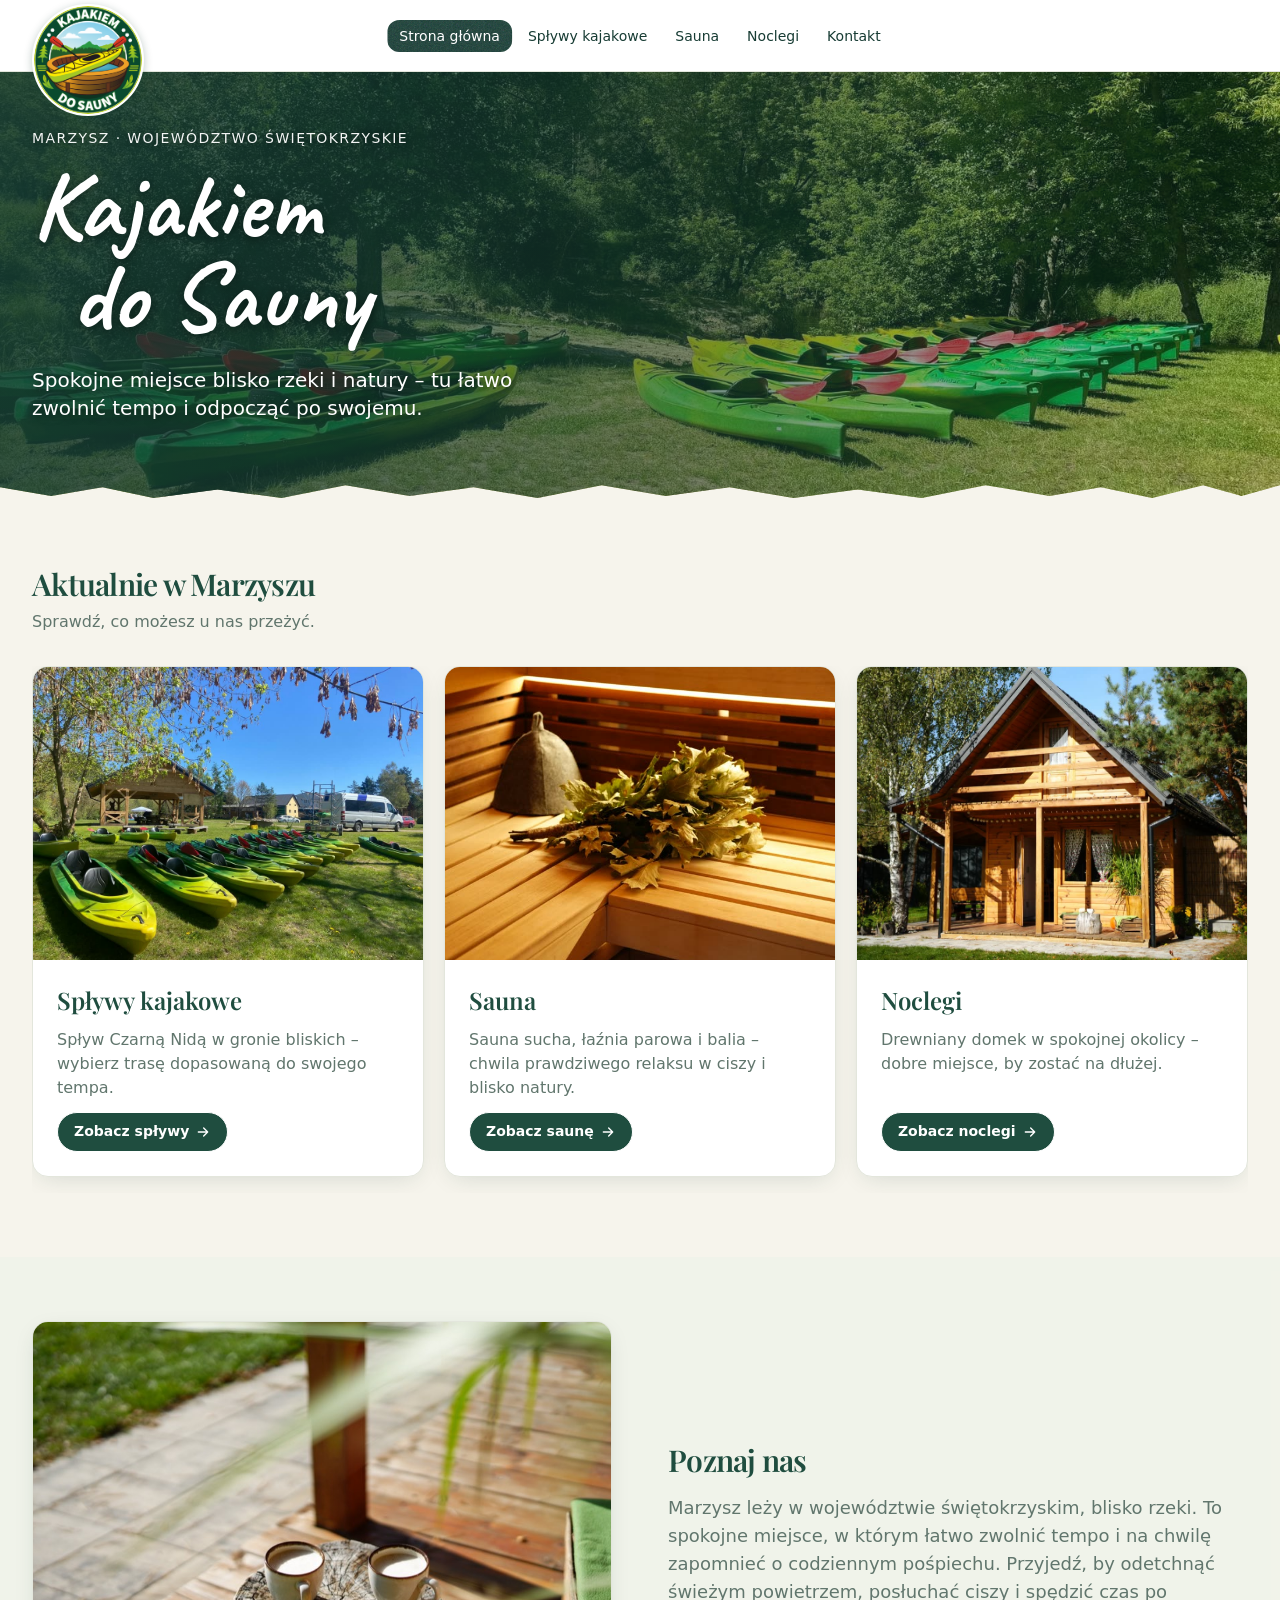
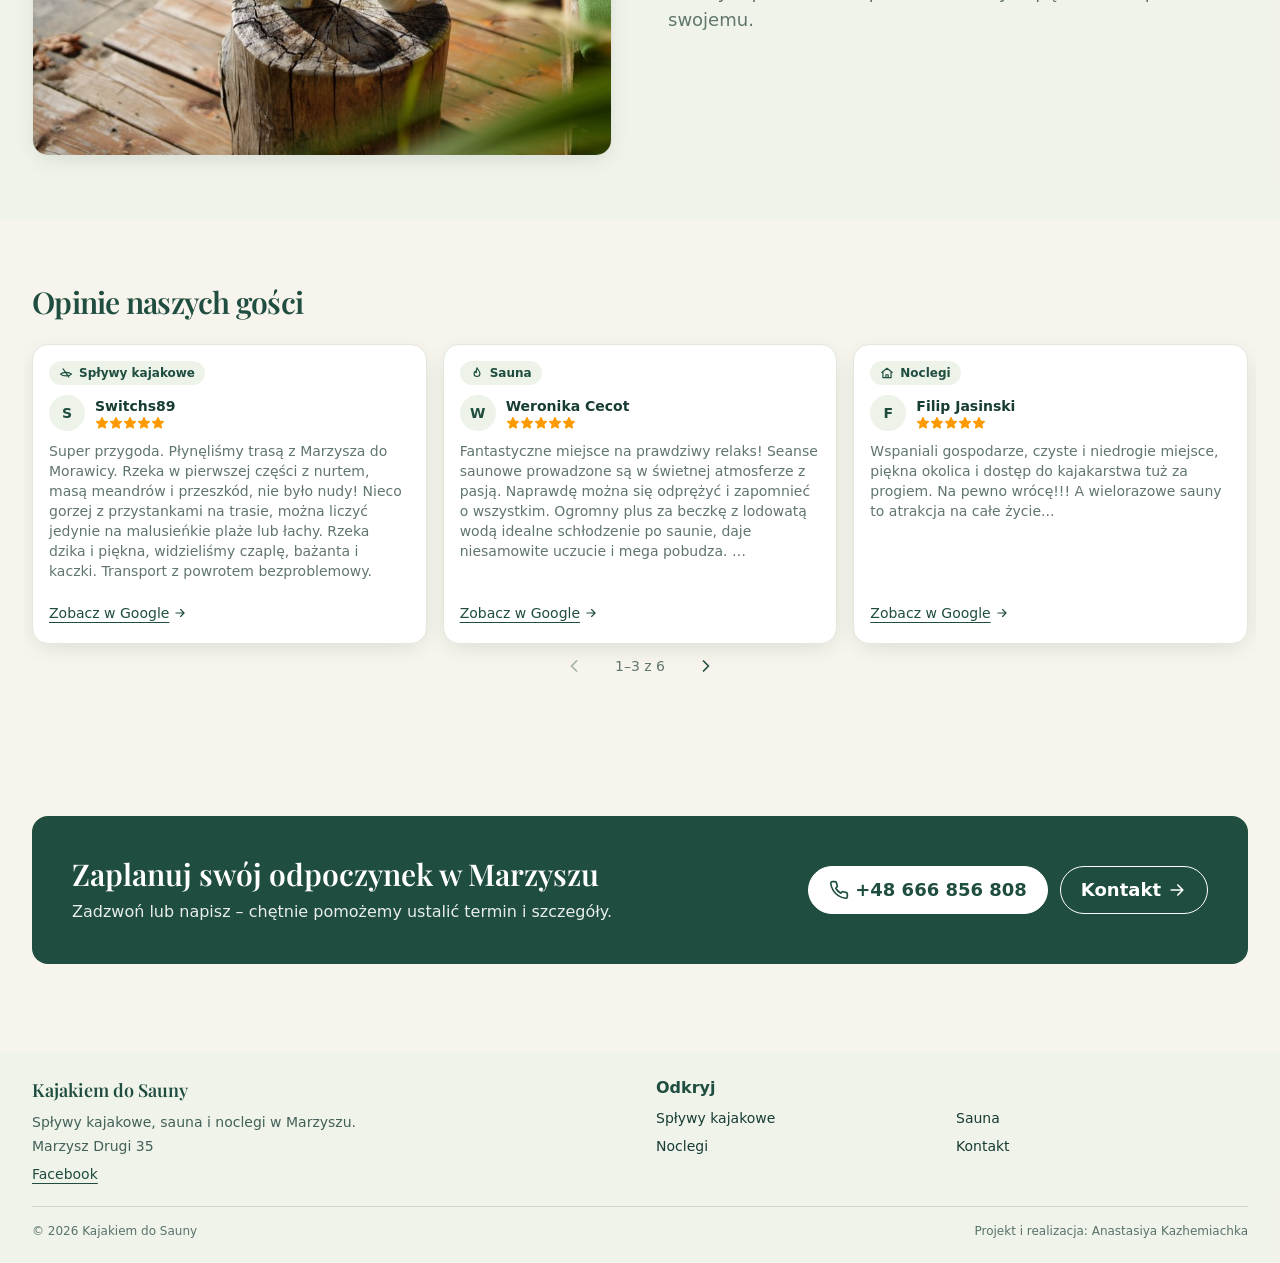
<file: index.html>
<!doctype html><html lang="pl" data-theme="kajakiem"><head><meta charset="utf-8"><meta name="viewport" content="width=device-width,initial-scale=1"><meta name="robots" content="noindex, nofollow"><title>Kajakiem do Sauny — spływy, sauna i noclegi w Marzyszu</title><meta name="description" content="Spływy kajakowe, sauna oraz noclegi w Marzyszu nad rzeką."><link rel="icon" href="data:,"><link rel="stylesheet" href="assets/styles.css"></head><body class="bg-base-200 text-base-content min-h-screen font-sans"><a href="#main" class="sr-only focus:not-sr-only focus:absolute focus:z-50 focus:m-2 focus:rounded-field focus:bg-primary focus:px-4 focus:py-2 focus:text-primary-content">Przejdź do treści</a><header class="bg-base-100 border-base-300 sticky top-0 z-40 border-b"><div class="navbar relative mx-auto h-[calc(4rem-1px)] min-h-0 max-w-site gap-4 px-4 py-0 sm:px-6 lg:h-[calc(4.5rem-1px)] lg:px-8"><a href="index.html" class="site-logo" aria-label="Kajakiem do Sauny — strona główna"><img src="logo.png" width="960" height="960" alt=""></a><div class="navbar-start w-auto flex-1 lg:flex-none"></div><nav class="navbar-center hidden lg:absolute lg:left-1/2 lg:flex lg:-translate-x-1/2" aria-label="Główna nawigacja"><ul class="menu menu-horizontal gap-1 px-1 text-sm font-medium"><li><a href="index.html" class="menu-active" aria-current="page">Strona główna</a></li><li><a href="splywy-kajakowe.html">Spływy kajakowe</a></li><li><a href="sauna.html">Sauna</a></li><li><a href="noclegi.html">Noclegi</a></li><li><a href="kontakt.html">Kontakt</a></li></ul></nav><div class="navbar-end w-auto lg:hidden"><button type="button" class="btn btn-ghost btn-square lg:hidden" data-nav-toggle aria-expanded="false" aria-controls="mobile-nav" aria-label="Otwórz menu"><svg class="size-6" viewBox="0 0 24 24" fill="none" stroke="currentColor" stroke-width="2" stroke-linecap="round" aria-hidden="true"><path d="M4 6h16M4 12h16M4 18h16"/></svg></button></div></div><nav id="mobile-nav" class="border-base-300 hidden border-t lg:hidden" aria-label="Menu mobilne" data-nav-panel><ul class="menu mx-auto w-full max-w-site gap-1 p-4 pt-8 text-base font-medium"><li><a href="index.html" class="menu-active" aria-current="page">Strona główna</a></li><li><a href="splywy-kajakowe.html">Spływy kajakowe</a></li><li><a href="sauna.html">Sauna</a></li><li><a href="noclegi.html">Noclegi</a></li><li><a href="kontakt.html">Kontakt</a></li></ul></nav></header><main id="main" tabindex="-1"><section id="top" class="torn-bottom relative isolate overflow-hidden" aria-labelledby="hero-title"><img src="assets/img/photos/hero-1600.jpg" srcset="assets/img/photos/hero-800.jpg 800w, assets/img/photos/hero-1600.jpg 1600w" sizes="100vw" width="1600" height="1200" fetchpriority="high" decoding="async" alt="Zielone kajaki na trawie w otoczeniu drzew" class="absolute inset-0 -z-20 size-full object-cover object-[70%_center]"><div class="from-neutral/85 via-neutral/60 to-neutral/25 absolute inset-0 -z-10 bg-linear-to-r"></div><div class="hero-inner"><p class="mb-3 text-sm font-medium tracking-widest uppercase opacity-95 [text-shadow:0_1px_6px_rgb(0_0_0/0.4)]">Marzysz · województwo świętokrzyskie</p><h1 id="hero-title" class="font-script text-6xl leading-[0.95] [text-shadow:0_2px_12px_rgb(0_0_0/0.45)] sm:text-7xl lg:text-8xl">Kajakiem<br><span class="ml-6 sm:ml-10">do Sauny</span></h1><p class="mt-6 max-w-lg text-lg font-medium [text-shadow:0_1px_8px_rgb(0_0_0/0.5)] sm:text-xl">Spokojne miejsce blisko rzeki i natury – tu łatwo zwolnić tempo i odpocząć po swojemu.</p></div></section><section id="aktualnie" class="scroll-mt-24 mx-auto max-w-site px-4 py-12 sm:px-6 sm:py-16 lg:px-8" aria-labelledby="aktualnie-title" data-offers><div class="mb-8 flex items-end justify-between gap-4"><div><h2 id="aktualnie-title" class="section-title">Aktualnie w Marzyszu</h2><p class="text-secondary mt-2">Sprawdź, co możesz u nas przeżyć.</p></div><div class="offers-controls gap-2" data-offers-controls data-overflow="false"><button type="button" class="btn btn-circle btn-outline btn-primary" data-offers-prev aria-label="Poprzednie propozycje"><svg class="size-5" viewBox="0 0 24 24" fill="none" stroke="currentColor" stroke-width="2" stroke-linecap="round" stroke-linejoin="round" aria-hidden="true"><path d="m15 6-6 6 6 6"/></svg></button> <button type="button" class="btn btn-circle btn-outline btn-primary" data-offers-next aria-label="Następne propozycje"><svg class="size-5" viewBox="0 0 24 24" fill="none" stroke="currentColor" stroke-width="2" stroke-linecap="round" stroke-linejoin="round" aria-hidden="true"><path d="m9 6 6 6-6 6"/></svg></button></div></div><ul class="offers-track" data-offers-track tabindex="0" role="list" aria-label="Propozycje – przewiń poziomo, aby zobaczyć więcej"></ul></section><section id="poznaj-nas" class="bg-accent/60 scroll-mt-24 py-12 sm:py-16" aria-labelledby="poznaj-nas-title"><div class="mx-auto grid max-w-site items-center gap-8 px-4 sm:px-6 md:grid-cols-2 lg:gap-14 lg:px-8"><img src="assets/img/stay/galeria-weranda.jpg" width="960" height="641" loading="lazy" decoding="async" alt="Drewniana weranda z roślinami w ogrodzie" class="surface aspect-[4/3] w-full object-cover"><div><h2 id="poznaj-nas-title" class="section-title mb-4">Poznaj nas</h2><p class="text-secondary max-w-prose text-lg">Marzysz leży w województwie świętokrzyskim, blisko rzeki. To spokojne miejsce, w którym łatwo zwolnić tempo i na chwilę zapomnieć o codziennym pośpiechu. Przyjedź, by odetchnąć świeżym powietrzem, posłuchać ciszy i spędzić czas po swojemu.</p></div></div></section><section id="opinie" class="scroll-mt-24 mx-auto max-w-site px-4 py-12 sm:px-6 sm:py-16 lg:px-8" aria-labelledby="opinie-title"><h2 id="opinie-title" class="section-title mb-6">Opinie naszych gości</h2><div data-carousel data-carousel-visible-focus role="region" aria-roledescription="karuzela" aria-label="Opinie gości"><ul id="opinie-track" class="snap-row lg:-mx-2 lg:scroll-px-2 lg:px-2 [&>*]:basis-[80%] sm:[&>*]:basis-[44%] lg:[&>*]:basis-[calc((100%-2rem)/3)]" role="list" tabindex="0" aria-label="Opinie gości — przewiń poziomo, aby zobaczyć więcej" data-carousel-track data-google-review-cards></ul><div class="flex items-center justify-center gap-1"><button type="button" data-carousel-step="-1" aria-controls="opinie-track" aria-label="Poprzednie opinie" class="text-primary hover:bg-primary/10 focus-visible:outline-primary hidden size-11 place-items-center rounded-full focus-visible:outline-2 sm:grid"><svg class="size-5" viewBox="0 0 24 24" fill="none" stroke="currentColor" stroke-width="2" stroke-linecap="round" stroke-linejoin="round" aria-hidden="true"><path d="m15 6-6 6 6 6"/></svg></button><div data-carousel-dots data-label="Opinia" class="flex justify-center sm:hidden"></div><p class="text-secondary hidden min-w-20 text-center text-sm lining-nums sm:block" data-carousel-count></p><button type="button" data-carousel-step="1" aria-controls="opinie-track" aria-label="Następne opinie" class="text-primary hover:bg-primary/10 focus-visible:outline-primary hidden size-11 place-items-center rounded-full focus-visible:outline-2 sm:grid"><svg class="size-5" viewBox="0 0 24 24" fill="none" stroke="currentColor" stroke-width="2" stroke-linecap="round" stroke-linejoin="round" aria-hidden="true"><path d="m9 6 6 6-6 6"/></svg></button></div></div></section><section id="kontakt" class="scroll-mt-24 mx-auto max-w-site px-4 py-12 sm:px-6 sm:py-16 lg:px-8" aria-labelledby="kontakt-title"><div class="bg-primary text-primary-content rounded-box flex flex-col items-start gap-6 p-8 sm:p-10 md:flex-row md:items-center md:justify-between"><div><h2 id="kontakt-title" class="font-serif text-2xl font-semibold sm:text-3xl">Zaplanuj swój odpoczynek w Marzyszu</h2><p class="mt-2 max-w-xl opacity-90">Zadzwoń lub napisz – chętnie pomożemy ustalić termin i szczegóły.</p></div><div class="flex flex-wrap items-center gap-3"><a href="tel:+48666856808" class="btn btn-lg rounded-full border-base-100 bg-base-100 text-primary"><svg class="size-5" viewBox="0 0 24 24" fill="none" stroke="currentColor" stroke-width="2" stroke-linecap="round" stroke-linejoin="round" aria-hidden="true"><path d="M22 16.9v3a2 2 0 0 1-2.2 2 19.8 19.8 0 0 1-8.6-3.1 19.5 19.5 0 0 1-6-6A19.8 19.8 0 0 1 2.1 4.2 2 2 0 0 1 4.1 2h3a2 2 0 0 1 2 1.7c.1 1 .4 1.9.7 2.8a2 2 0 0 1-.5 2.1L8.1 9.9a16 16 0 0 0 6 6l1.3-1.3a2 2 0 0 1 2.1-.4c.9.3 1.8.6 2.8.7a2 2 0 0 1 1.7 2z"/></svg>+48 666 856 808</a> <a href="kontakt.html" class="btn btn-lg btn-outline rounded-full border-base-100 text-primary-content hover:bg-base-100 hover:text-primary">Kontakt <svg class="size-5" viewBox="0 0 24 24" fill="none" stroke="currentColor" stroke-width="2" stroke-linecap="round" stroke-linejoin="round" aria-hidden="true"><path d="M5 12h14M13 6l6 6-6 6"/></svg></a></div></div></section></main><footer class="bg-accent/60 mt-6" data-site-footer><div class="mx-auto max-w-site px-4 py-6 sm:px-6 lg:px-8"><div class="flex flex-col gap-3 sm:flex-row sm:items-center sm:justify-between"><div><p class="font-serif text-lg font-semibold text-primary">Kajakiem do Sauny</p><p class="text-sm text-base-content/80">Marzysz Drugi 35, Polska</p></div><a href="kontakt.html" class="inline-flex min-h-11 items-center gap-2 text-sm font-semibold text-primary hover:underline"><svg class="size-4" viewBox="0 0 24 24" fill="none" stroke="currentColor" stroke-width="2" stroke-linecap="round" stroke-linejoin="round" aria-hidden="true"><path d="M12 21s7-6.2 7-11.5A7 7 0 0 0 5 9.5C5 14.8 12 21 12 21Z"/><circle cx="12" cy="9.5" r="2.5"/></svg> Kontakt i dojazd</a></div><p class="border-base-content/15 mt-3 border-t pt-4 text-center text-xs text-base-content/70 sm:text-left">© <span data-year>2026</span> Kajakiem do Sauny</p></div></footer><script src="js/header.js" defer="defer"></script><script src="js/data.js" defer="defer"></script><script src="js/main.js" defer="defer"></script><script src="js/home.js" defer="defer"></script></body></html>
</file>
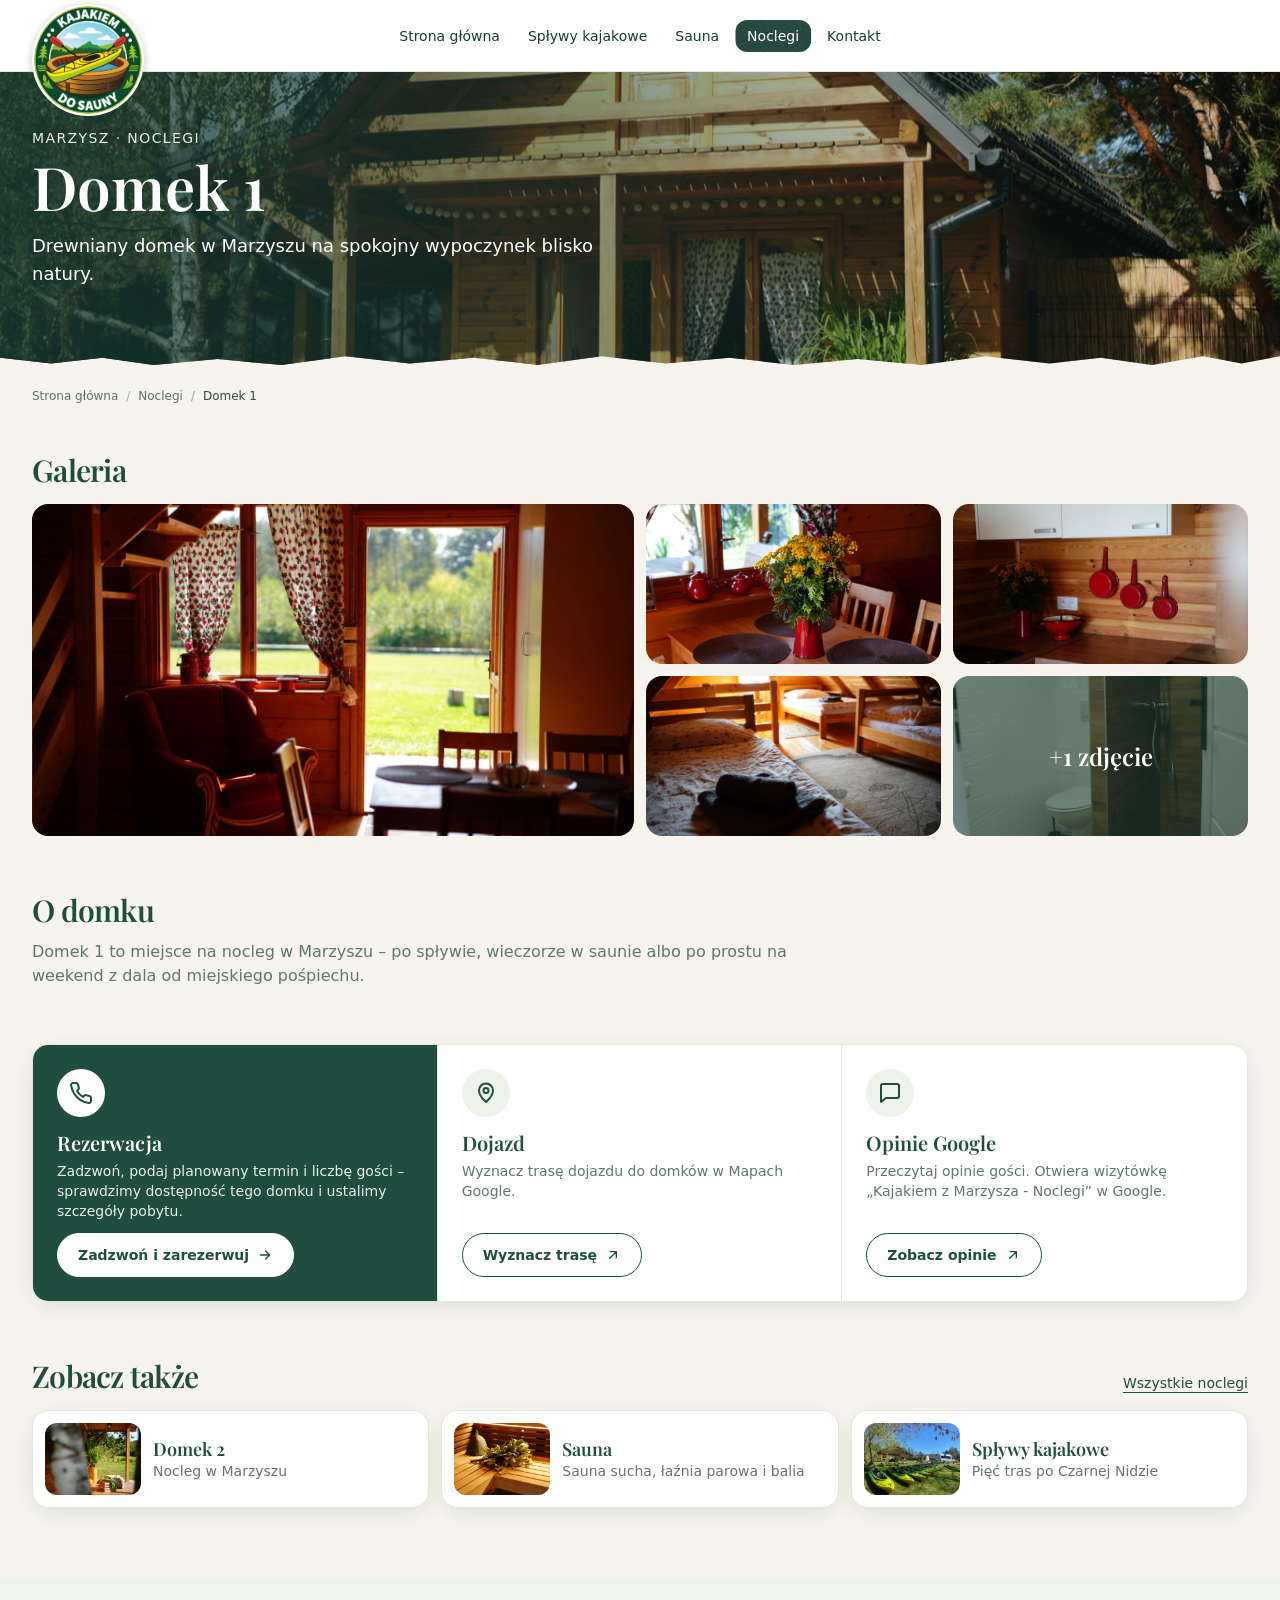
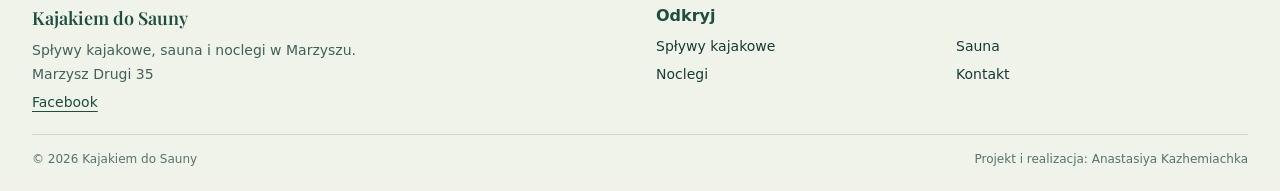
<file: domek-1.html>
<!doctype html><html lang="pl" data-theme="kajakiem"><head><meta charset="utf-8"><meta name="viewport" content="width=device-width,initial-scale=1"><meta name="robots" content="noindex, nofollow"><title>Domek 1 — Noclegi — Kajakiem do Sauny</title><meta name="description" content="Domek 1 w Marzyszu – informacje o noclegu i rezerwacja."><link rel="icon" href="data:,"><link rel="stylesheet" href="assets/styles.css"></head><body class="bg-base-200 text-base-content min-h-screen font-sans"><a href="#main" class="sr-only focus:not-sr-only focus:absolute focus:z-50 focus:m-2 focus:rounded-field focus:bg-primary focus:px-4 focus:py-2 focus:text-primary-content">Przejdź do treści</a><header class="bg-base-100 border-base-300 sticky top-0 z-40 border-b"><div class="navbar relative mx-auto h-[calc(4rem-1px)] min-h-0 max-w-site gap-4 px-4 py-0 sm:px-6 lg:h-[calc(4.5rem-1px)] lg:px-8"><a href="index.html" class="site-logo" aria-label="Kajakiem do Sauny — strona główna"><img src="logo.png" width="960" height="960" alt=""></a><div class="navbar-start w-auto flex-1 lg:flex-none"></div><nav class="navbar-center hidden lg:absolute lg:left-1/2 lg:flex lg:-translate-x-1/2" aria-label="Główna nawigacja"><ul class="menu menu-horizontal gap-1 px-1 text-sm font-medium"><li><a href="index.html">Strona główna</a></li><li><a href="splywy-kajakowe.html">Spływy kajakowe</a></li><li><a href="sauna.html">Sauna</a></li><li><a href="noclegi.html" class="menu-active" aria-current="page">Noclegi</a></li><li><a href="kontakt.html">Kontakt</a></li></ul></nav><div class="navbar-end w-auto lg:hidden"><button type="button" class="btn btn-ghost btn-square lg:hidden" data-nav-toggle aria-expanded="false" aria-controls="mobile-nav" aria-label="Otwórz menu"><svg class="size-6" viewBox="0 0 24 24" fill="none" stroke="currentColor" stroke-width="2" stroke-linecap="round" aria-hidden="true"><path d="M4 6h16M4 12h16M4 18h16"/></svg></button></div></div><nav id="mobile-nav" class="border-base-300 hidden border-t lg:hidden" aria-label="Menu mobilne" data-nav-panel><ul class="menu mx-auto w-full max-w-site gap-1 p-4 pt-8 text-base font-medium"><li><a href="index.html">Strona główna</a></li><li><a href="splywy-kajakowe.html">Spływy kajakowe</a></li><li><a href="sauna.html">Sauna</a></li><li><a href="noclegi.html" class="menu-active" aria-current="page">Noclegi</a></li><li><a href="kontakt.html">Kontakt</a></li></ul></nav></header><main id="main" tabindex="-1" data-house="domek-1"><noscript><div class="mx-auto max-w-site space-y-3 p-8"><nav class="crumbs !p-0" aria-label="Breadcrumb"><ol><li><a href="index.html">Strona główna</a></li><li><a href="noclegi.html">Noclegi</a></li><li aria-current="page">Domek 1</li></ol></nav><h1 class="font-serif text-3xl font-semibold">Domek 1</h1><p>Aby zobaczyć szczegóły domku, włącz obsługę JavaScript. Możesz też zadzwonić: <a class="link-more" href="tel:+48666856808">+48 666 856 808</a> lub <a class="link-more" href="noclegi.html">wróć do noclegów</a>.</p></div></noscript></main><footer class="bg-accent/60 mt-6" data-site-footer><div class="mx-auto max-w-site px-4 py-6 sm:px-6 lg:px-8"><div class="flex flex-col gap-3 sm:flex-row sm:items-center sm:justify-between"><div><p class="font-serif text-lg font-semibold text-primary">Kajakiem do Sauny</p><p class="text-sm text-base-content/80">Marzysz Drugi 35, Polska</p></div><a href="kontakt.html" class="inline-flex min-h-11 items-center gap-2 text-sm font-semibold text-primary hover:underline"><svg class="size-4" viewBox="0 0 24 24" fill="none" stroke="currentColor" stroke-width="2" stroke-linecap="round" stroke-linejoin="round" aria-hidden="true"><path d="M12 21s7-6.2 7-11.5A7 7 0 0 0 5 9.5C5 14.8 12 21 12 21Z"/><circle cx="12" cy="9.5" r="2.5"/></svg> Kontakt i dojazd</a></div><p class="border-base-content/15 mt-3 border-t pt-4 text-center text-xs text-base-content/70 sm:text-left">© <span data-year>2026</span> Kajakiem do Sauny</p></div></footer><script src="js/header.js" defer="defer"></script><script src="js/data.js" defer="defer"></script><script src="js/gallery.js" defer="defer"></script><script src="js/main.js" defer="defer"></script></body></html>
</file>
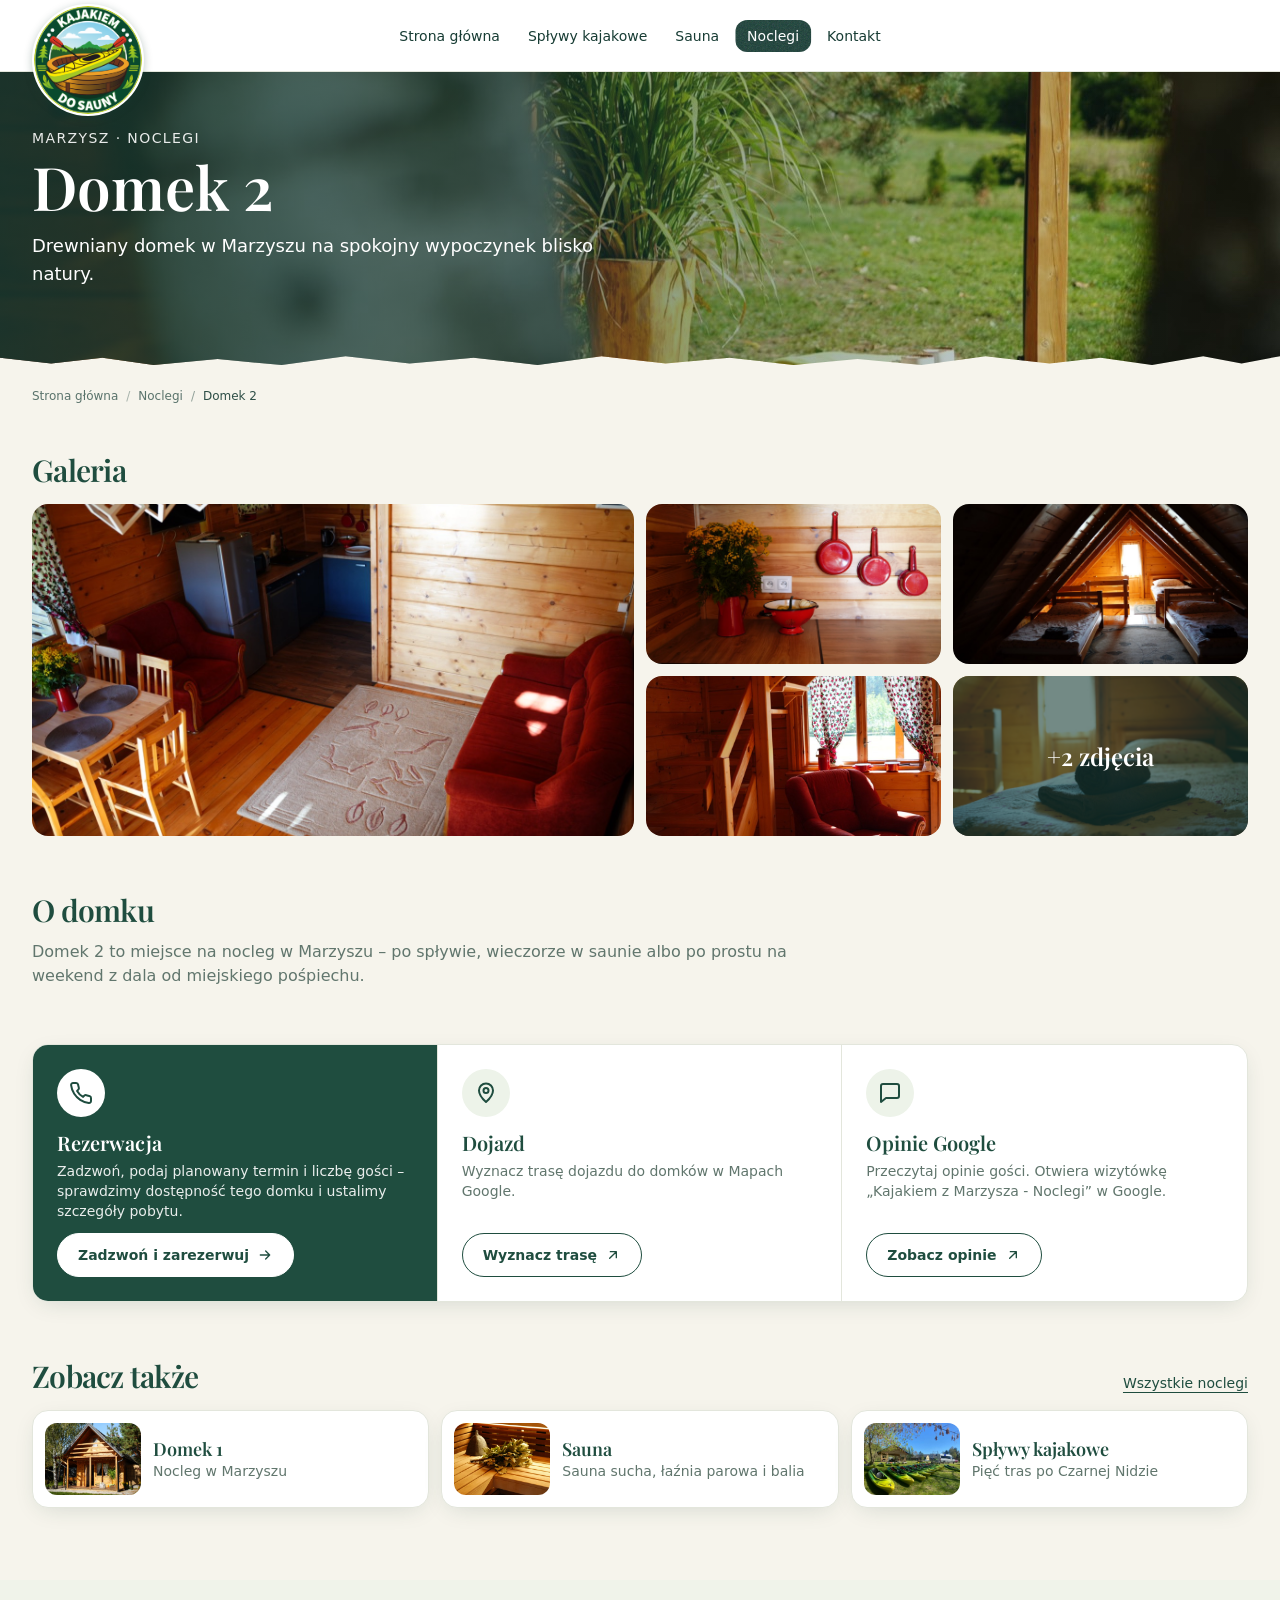
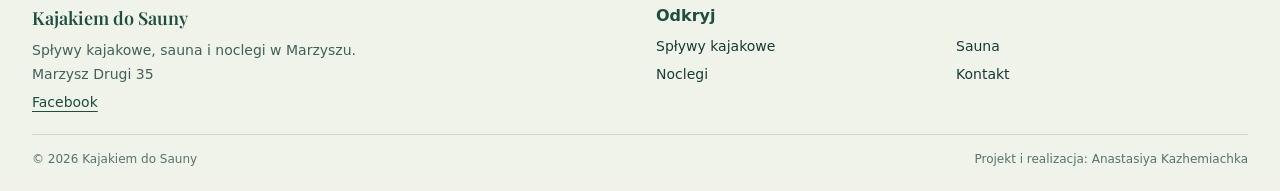
<file: domek-2.html>
<!doctype html><html lang="pl" data-theme="kajakiem"><head><meta charset="utf-8"><meta name="viewport" content="width=device-width,initial-scale=1"><meta name="robots" content="noindex, nofollow"><title>Domek 2 — Noclegi — Kajakiem do Sauny</title><meta name="description" content="Domek 2 w Marzyszu – informacje o noclegu i rezerwacja."><link rel="icon" href="data:,"><link rel="stylesheet" href="assets/styles.css"></head><body class="bg-base-200 text-base-content min-h-screen font-sans"><a href="#main" class="sr-only focus:not-sr-only focus:absolute focus:z-50 focus:m-2 focus:rounded-field focus:bg-primary focus:px-4 focus:py-2 focus:text-primary-content">Przejdź do treści</a><header class="bg-base-100 border-base-300 sticky top-0 z-40 border-b"><div class="navbar relative mx-auto h-[calc(4rem-1px)] min-h-0 max-w-site gap-4 px-4 py-0 sm:px-6 lg:h-[calc(4.5rem-1px)] lg:px-8"><a href="index.html" class="site-logo" aria-label="Kajakiem do Sauny — strona główna"><img src="logo.png" width="960" height="960" alt=""></a><div class="navbar-start w-auto flex-1 lg:flex-none"></div><nav class="navbar-center hidden lg:absolute lg:left-1/2 lg:flex lg:-translate-x-1/2" aria-label="Główna nawigacja"><ul class="menu menu-horizontal gap-1 px-1 text-sm font-medium"><li><a href="index.html">Strona główna</a></li><li><a href="splywy-kajakowe.html">Spływy kajakowe</a></li><li><a href="sauna.html">Sauna</a></li><li><a href="noclegi.html" class="menu-active" aria-current="page">Noclegi</a></li><li><a href="kontakt.html">Kontakt</a></li></ul></nav><div class="navbar-end w-auto lg:hidden"><button type="button" class="btn btn-ghost btn-square lg:hidden" data-nav-toggle aria-expanded="false" aria-controls="mobile-nav" aria-label="Otwórz menu"><svg class="size-6" viewBox="0 0 24 24" fill="none" stroke="currentColor" stroke-width="2" stroke-linecap="round" aria-hidden="true"><path d="M4 6h16M4 12h16M4 18h16"/></svg></button></div></div><nav id="mobile-nav" class="border-base-300 hidden border-t lg:hidden" aria-label="Menu mobilne" data-nav-panel><ul class="menu mx-auto w-full max-w-site gap-1 p-4 pt-8 text-base font-medium"><li><a href="index.html">Strona główna</a></li><li><a href="splywy-kajakowe.html">Spływy kajakowe</a></li><li><a href="sauna.html">Sauna</a></li><li><a href="noclegi.html" class="menu-active" aria-current="page">Noclegi</a></li><li><a href="kontakt.html">Kontakt</a></li></ul></nav></header><main id="main" tabindex="-1" data-house="domek-2"><noscript><div class="mx-auto max-w-site space-y-3 p-8"><nav class="crumbs !p-0" aria-label="Breadcrumb"><ol><li><a href="index.html">Strona główna</a></li><li><a href="noclegi.html">Noclegi</a></li><li aria-current="page">Domek 2</li></ol></nav><h1 class="font-serif text-3xl font-semibold">Domek 2</h1><p>Aby zobaczyć szczegóły domku, włącz obsługę JavaScript. Możesz też zadzwonić: <a class="link-more" href="tel:+48666856808">+48 666 856 808</a> lub <a class="link-more" href="noclegi.html">wróć do noclegów</a>.</p></div></noscript></main><footer class="bg-accent/60 mt-6" data-site-footer><div class="mx-auto max-w-site px-4 py-6 sm:px-6 lg:px-8"><div class="flex flex-col gap-3 sm:flex-row sm:items-center sm:justify-between"><div><p class="font-serif text-lg font-semibold text-primary">Kajakiem do Sauny</p><p class="text-sm text-base-content/80">Marzysz Drugi 35, Polska</p></div><a href="kontakt.html" class="inline-flex min-h-11 items-center gap-2 text-sm font-semibold text-primary hover:underline"><svg class="size-4" viewBox="0 0 24 24" fill="none" stroke="currentColor" stroke-width="2" stroke-linecap="round" stroke-linejoin="round" aria-hidden="true"><path d="M12 21s7-6.2 7-11.5A7 7 0 0 0 5 9.5C5 14.8 12 21 12 21Z"/><circle cx="12" cy="9.5" r="2.5"/></svg> Kontakt i dojazd</a></div><p class="border-base-content/15 mt-3 border-t pt-4 text-center text-xs text-base-content/70 sm:text-left">© <span data-year>2026</span> Kajakiem do Sauny</p></div></footer><script src="js/header.js" defer="defer"></script><script src="js/data.js" defer="defer"></script><script src="js/gallery.js" defer="defer"></script><script src="js/main.js" defer="defer"></script></body></html>
</file>
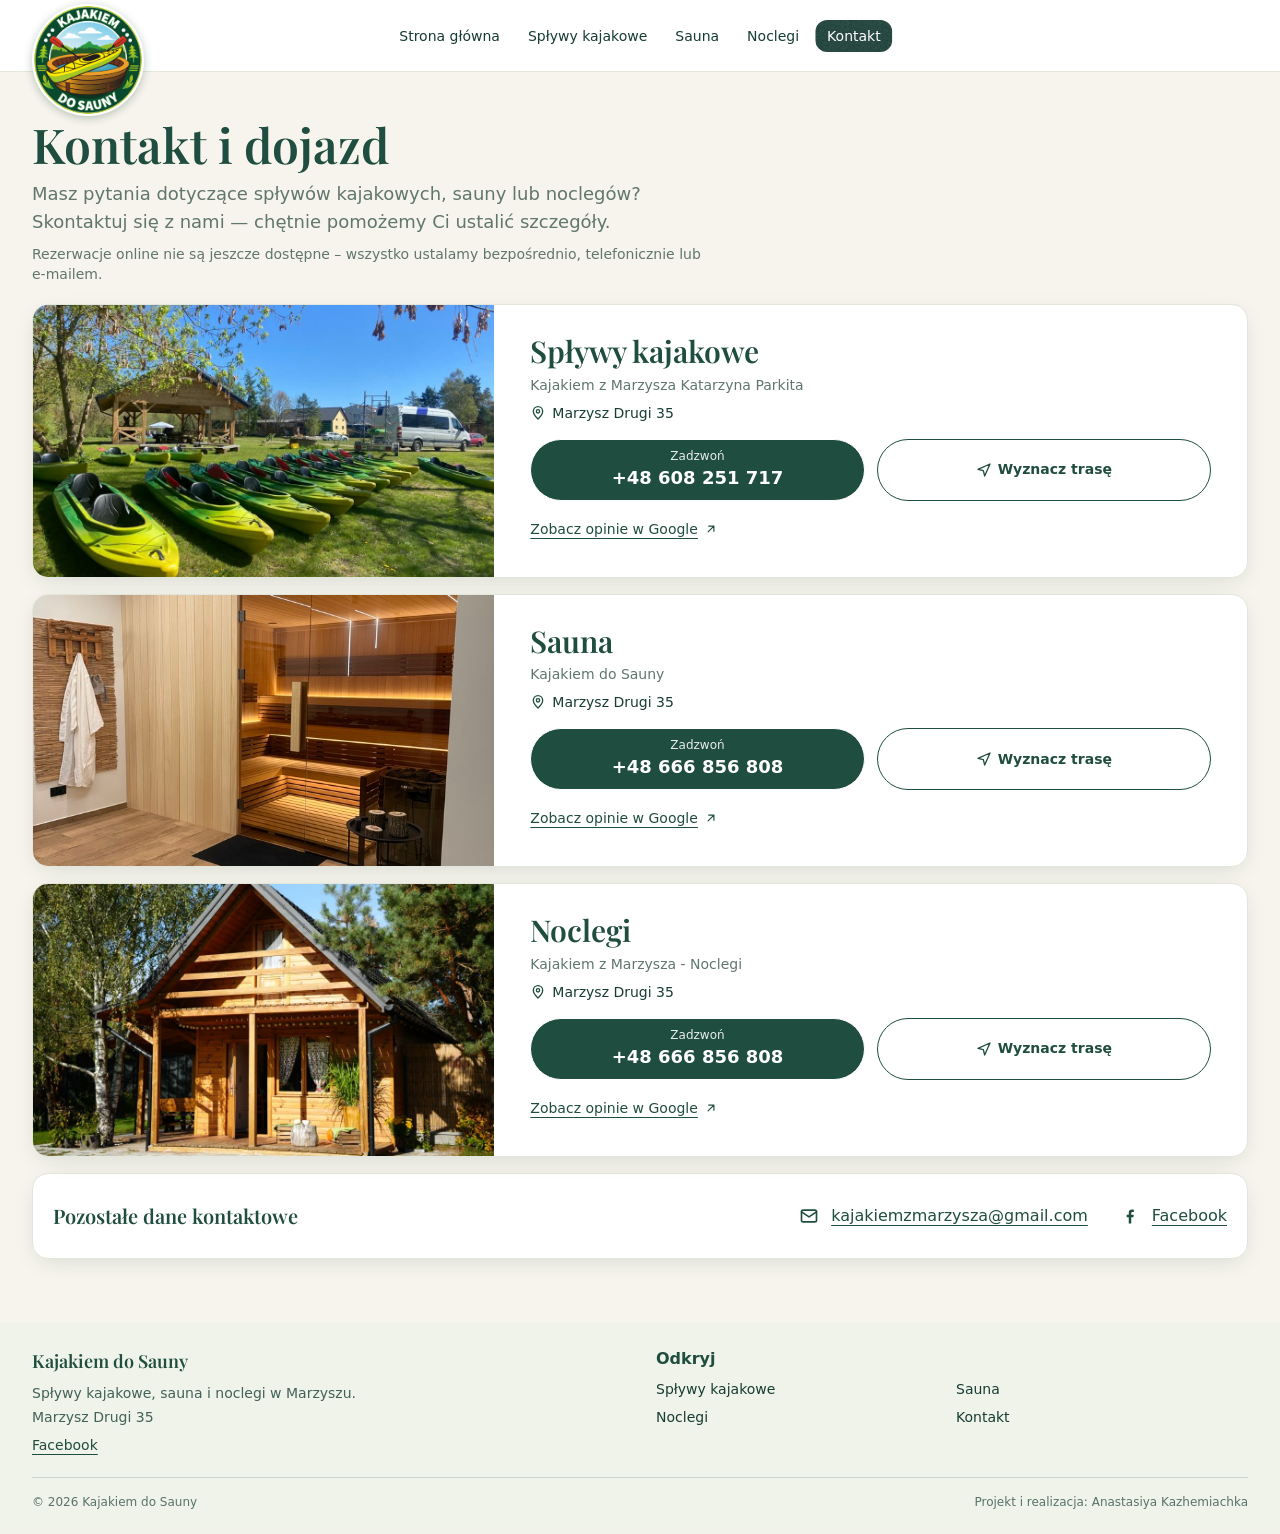
<file: kontakt.html>
<!doctype html><html lang="pl" data-theme="kajakiem"><head><meta charset="utf-8"><meta name="viewport" content="width=device-width,initial-scale=1"><meta name="robots" content="noindex, nofollow"><title>Kontakt — Kajakiem do Sauny</title><meta name="description" content="Kontakt z Kajakiem do Sauny – telefon, e-mail i adres w Marzyszu."><link rel="icon" href="data:,"><link rel="stylesheet" href="assets/styles.css"></head><body class="bg-base-200 text-base-content min-h-screen font-sans"><a href="#main" class="sr-only focus:not-sr-only focus:absolute focus:z-50 focus:m-2 focus:rounded-field focus:bg-primary focus:px-4 focus:py-2 focus:text-primary-content">Przejdź do treści</a><header class="bg-base-100 border-base-300 sticky top-0 z-40 border-b"><div class="navbar relative mx-auto h-[calc(4rem-1px)] min-h-0 max-w-site gap-4 px-4 py-0 sm:px-6 lg:h-[calc(4.5rem-1px)] lg:px-8"><a href="index.html" class="site-logo" aria-label="Kajakiem do Sauny — strona główna"><img src="logo.png" width="960" height="960" alt=""></a><div class="navbar-start w-auto flex-1 lg:flex-none"></div><nav class="navbar-center hidden lg:absolute lg:left-1/2 lg:flex lg:-translate-x-1/2" aria-label="Główna nawigacja"><ul class="menu menu-horizontal gap-1 px-1 text-sm font-medium"><li><a href="index.html">Strona główna</a></li><li><a href="splywy-kajakowe.html">Spływy kajakowe</a></li><li><a href="sauna.html">Sauna</a></li><li><a href="noclegi.html">Noclegi</a></li><li><a href="kontakt.html" class="menu-active" aria-current="page">Kontakt</a></li></ul></nav><div class="navbar-end w-auto lg:hidden"><button type="button" class="btn btn-ghost btn-square lg:hidden" data-nav-toggle aria-expanded="false" aria-controls="mobile-nav" aria-label="Otwórz menu"><svg class="size-6" viewBox="0 0 24 24" fill="none" stroke="currentColor" stroke-width="2" stroke-linecap="round" aria-hidden="true"><path d="M4 6h16M4 12h16M4 18h16"/></svg></button></div></div><nav id="mobile-nav" class="border-base-300 hidden border-t lg:hidden" aria-label="Menu mobilne" data-nav-panel><ul class="menu mx-auto w-full max-w-site gap-1 p-4 pt-8 text-base font-medium"><li><a href="index.html">Strona główna</a></li><li><a href="splywy-kajakowe.html">Spływy kajakowe</a></li><li><a href="sauna.html">Sauna</a></li><li><a href="noclegi.html">Noclegi</a></li><li><a href="kontakt.html" class="menu-active" aria-current="page">Kontakt</a></li></ul></nav></header><main id="main" tabindex="-1"><section class="mx-auto max-w-site px-4 pt-8 pb-5 sm:px-6 lg:px-8 lg:pt-12"><h1 class="text-primary font-serif text-4xl font-semibold sm:text-5xl">Kontakt i dojazd</h1><p class="text-secondary mt-3 max-w-2xl text-base sm:text-lg">Masz pytania dotyczące spływów kajakowych, sauny lub noclegów? Skontaktuj się z nami — chętnie pomożemy Ci ustalić szczegóły.</p><p class="text-secondary mt-2 max-w-2xl text-sm">Rezerwacje online nie są jeszcze dostępne – wszystko ustalamy bezpośrednio, telefonicznie lub e-mailem.</p></section><div class="mx-auto max-w-site px-4 pb-10 sm:px-6 lg:px-8"><div data-contact></div></div></main><footer class="bg-accent/60 mt-6" data-site-footer><div class="mx-auto max-w-site px-4 py-6 sm:px-6 lg:px-8"><div class="flex flex-col gap-3 sm:flex-row sm:items-center sm:justify-between"><div><p class="font-serif text-lg font-semibold text-primary">Kajakiem do Sauny</p><p class="text-sm text-base-content/80">Marzysz Drugi 35, Polska</p></div><a href="kontakt.html" class="inline-flex min-h-11 items-center gap-2 text-sm font-semibold text-primary hover:underline"><svg class="size-4" viewBox="0 0 24 24" fill="none" stroke="currentColor" stroke-width="2" stroke-linecap="round" stroke-linejoin="round" aria-hidden="true"><path d="M12 21s7-6.2 7-11.5A7 7 0 0 0 5 9.5C5 14.8 12 21 12 21Z"/><circle cx="12" cy="9.5" r="2.5"/></svg> Kontakt i dojazd</a></div><p class="border-base-content/15 mt-3 border-t pt-4 text-center text-xs text-base-content/70 sm:text-left">© <span data-year>2026</span> Kajakiem do Sauny</p></div></footer><script src="js/header.js" defer="defer"></script><script src="js/data.js" defer="defer"></script><script src="js/main.js" defer="defer"></script></body></html>
</file>
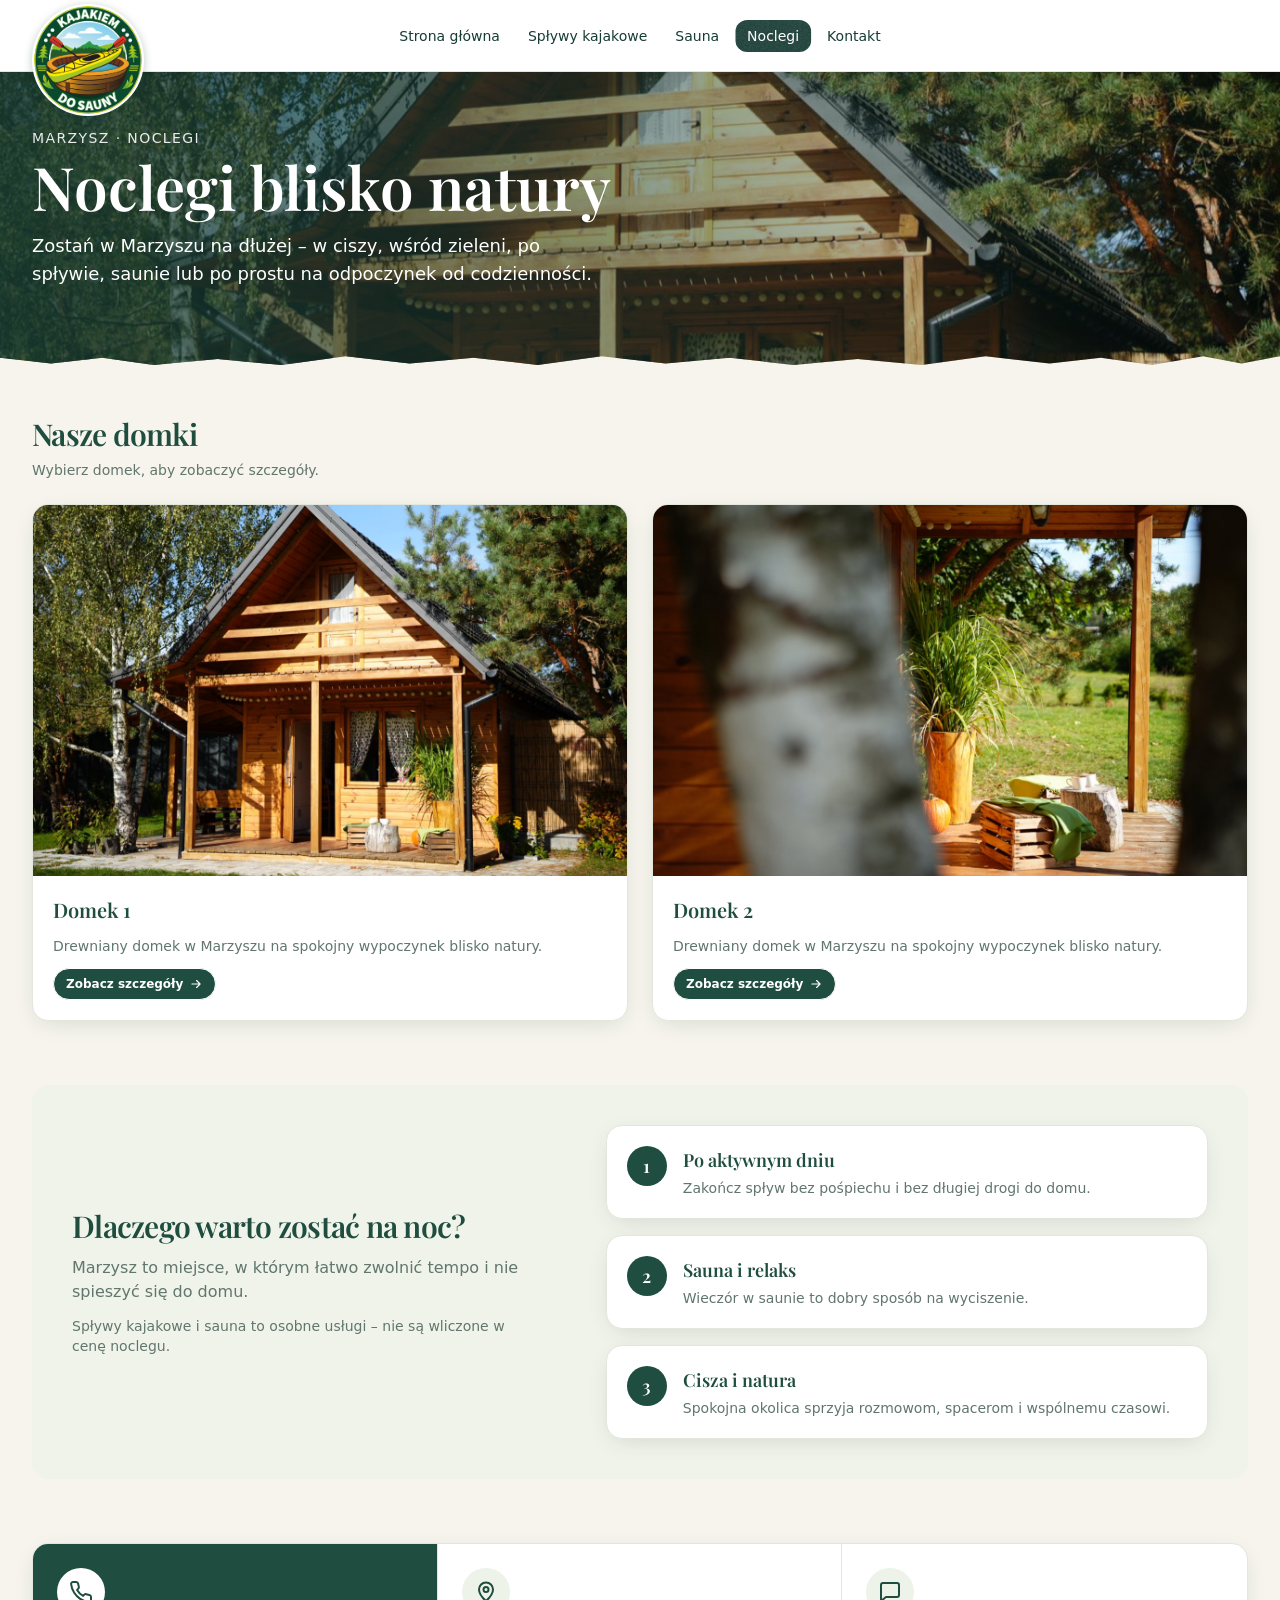
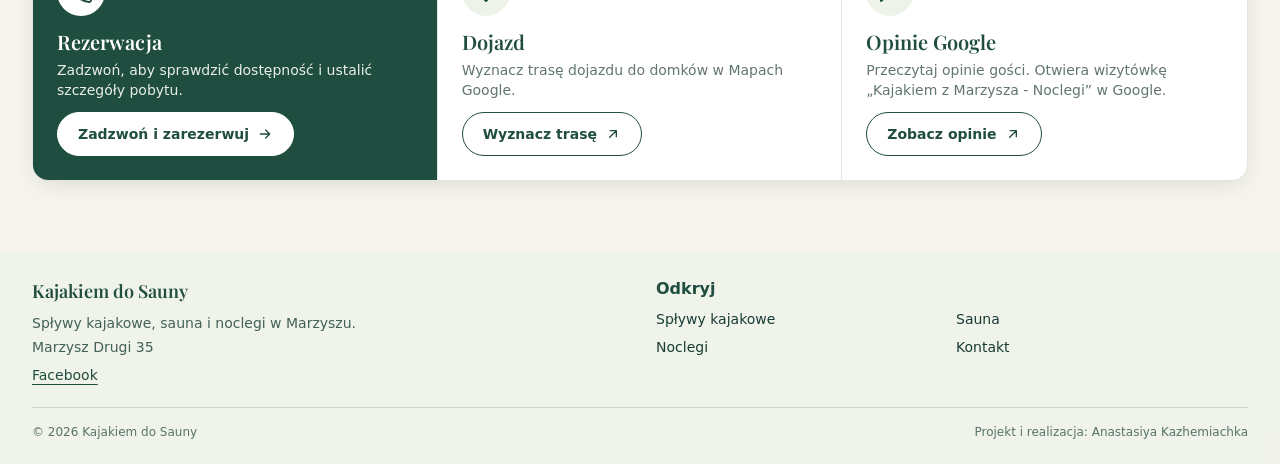
<file: noclegi.html>
<!doctype html><html lang="pl" data-theme="kajakiem"><head><meta charset="utf-8"><meta name="viewport" content="width=device-width,initial-scale=1"><meta name="robots" content="noindex, nofollow"><title>Noclegi — Kajakiem do Sauny</title><meta name="description" content="Noclegi w drewnianych domkach w Marzyszu – wybierz domek i zapytaj o dostępność."><link rel="icon" href="data:,"><link rel="stylesheet" href="assets/styles.css"></head><body class="bg-base-200 text-base-content min-h-screen font-sans"><a href="#main" class="sr-only focus:not-sr-only focus:absolute focus:z-50 focus:m-2 focus:rounded-field focus:bg-primary focus:px-4 focus:py-2 focus:text-primary-content">Przejdź do treści</a><header class="bg-base-100 border-base-300 sticky top-0 z-40 border-b"><div class="navbar relative mx-auto h-[calc(4rem-1px)] min-h-0 max-w-site gap-4 px-4 py-0 sm:px-6 lg:h-[calc(4.5rem-1px)] lg:px-8"><a href="index.html" class="site-logo" aria-label="Kajakiem do Sauny — strona główna"><img src="logo.png" width="960" height="960" alt=""></a><div class="navbar-start w-auto flex-1 lg:flex-none"></div><nav class="navbar-center hidden lg:absolute lg:left-1/2 lg:flex lg:-translate-x-1/2" aria-label="Główna nawigacja"><ul class="menu menu-horizontal gap-1 px-1 text-sm font-medium"><li><a href="index.html">Strona główna</a></li><li><a href="splywy-kajakowe.html">Spływy kajakowe</a></li><li><a href="sauna.html">Sauna</a></li><li><a href="noclegi.html" class="menu-active" aria-current="page">Noclegi</a></li><li><a href="kontakt.html">Kontakt</a></li></ul></nav><div class="navbar-end w-auto lg:hidden"><button type="button" class="btn btn-ghost btn-square lg:hidden" data-nav-toggle aria-expanded="false" aria-controls="mobile-nav" aria-label="Otwórz menu"><svg class="size-6" viewBox="0 0 24 24" fill="none" stroke="currentColor" stroke-width="2" stroke-linecap="round" aria-hidden="true"><path d="M4 6h16M4 12h16M4 18h16"/></svg></button></div></div><nav id="mobile-nav" class="border-base-300 hidden border-t lg:hidden" aria-label="Menu mobilne" data-nav-panel><ul class="menu mx-auto w-full max-w-site gap-1 p-4 pt-8 text-base font-medium"><li><a href="index.html">Strona główna</a></li><li><a href="splywy-kajakowe.html">Spływy kajakowe</a></li><li><a href="sauna.html">Sauna</a></li><li><a href="noclegi.html" class="menu-active" aria-current="page">Noclegi</a></li><li><a href="kontakt.html">Kontakt</a></li></ul></nav></header><main id="main" tabindex="-1"><section class="torn-bottom relative isolate overflow-hidden"><img src="assets/img/stay/noclegi-hero.jpg" width="1400" height="935" fetchpriority="high" decoding="async" alt="Drewniany domek z gankiem wśród brzóz i sosen" class="absolute inset-0 -z-20 size-full object-cover" style="object-position:50% 38%"><div class="from-neutral/80 via-neutral/50 to-neutral/10 absolute inset-0 -z-10 bg-linear-to-r"></div><div class="hero-inner"><p class="mb-2 text-sm tracking-widest uppercase opacity-90">Marzysz · Noclegi</p><h1 class="font-serif text-4xl font-semibold sm:text-5xl lg:text-6xl">Noclegi blisko natury</h1><p class="mt-4 max-w-xl text-lg">Zostań w Marzyszu na dłużej – w ciszy, wśród zieleni, po spływie, saunie lub po prostu na odpoczynek od codzienności.</p></div></section><div class="mx-auto max-w-site space-y-16 px-4 py-12 sm:px-6 lg:px-8"><section id="domki" aria-labelledby="domki-title" class="scroll-mt-24"><h2 id="domki-title" class="section-title mb-2">Nasze domki</h2><p class="text-secondary mb-6 max-w-2xl text-sm">Wybierz domek, aby zobaczyć szczegóły.</p><div class="grid gap-6 md:grid-cols-2" data-houses><noscript><p><a class="link-more" href="domek-1.html">Domek 1</a> · <a class="link-more" href="domek-2.html">Domek 2</a></p></noscript></div></section><section aria-labelledby="info-title" class="bg-accent/60 rounded-box grid gap-8 p-6 sm:p-10 lg:grid-cols-[1fr_1.2fr] lg:items-center"><div><h2 id="info-title" class="section-title mb-3">Dlaczego warto zostać na noc?</h2><p class="text-secondary max-w-md">Marzysz to miejsce, w którym łatwo zwolnić tempo i nie spieszyć się do domu.</p><p class="text-secondary mt-3 max-w-md text-sm">Spływy kajakowe i sauna to osobne usługi – nie są wliczone w cenę noclegu.</p></div><ul class="grid gap-4 sm:grid-cols-3 lg:grid-cols-1"><li class="surface flex gap-4 p-5"><span class="bg-primary text-primary-content grid size-10 shrink-0 place-items-center rounded-full font-serif text-lg" aria-hidden="true">1</span><div><h3 class="text-primary font-serif text-lg font-semibold">Po aktywnym dniu</h3><p class="text-secondary mt-1 text-sm">Zakończ spływ bez pośpiechu i bez długiej drogi do domu.</p></div></li><li class="surface flex gap-4 p-5"><span class="bg-primary text-primary-content grid size-10 shrink-0 place-items-center rounded-full font-serif text-lg" aria-hidden="true">2</span><div><h3 class="text-primary font-serif text-lg font-semibold">Sauna i relaks</h3><p class="text-secondary mt-1 text-sm">Wieczór w saunie to dobry sposób na wyciszenie.</p></div></li><li class="surface flex gap-4 p-5"><span class="bg-primary text-primary-content grid size-10 shrink-0 place-items-center rounded-full font-serif text-lg" aria-hidden="true">3</span><div><h3 class="text-primary font-serif text-lg font-semibold">Cisza i natura</h3><p class="text-secondary mt-1 text-sm">Spokojna okolica sprzyja rozmowom, spacerom i wspólnemu czasowi.</p></div></li></ul></section><div data-actions="stay"></div></div></main><footer class="bg-accent/60 mt-6" data-site-footer><div class="mx-auto max-w-site px-4 py-6 sm:px-6 lg:px-8"><div class="flex flex-col gap-3 sm:flex-row sm:items-center sm:justify-between"><div><p class="font-serif text-lg font-semibold text-primary">Kajakiem do Sauny</p><p class="text-sm text-base-content/80">Marzysz Drugi 35, Polska</p></div><a href="kontakt.html" class="inline-flex min-h-11 items-center gap-2 text-sm font-semibold text-primary hover:underline"><svg class="size-4" viewBox="0 0 24 24" fill="none" stroke="currentColor" stroke-width="2" stroke-linecap="round" stroke-linejoin="round" aria-hidden="true"><path d="M12 21s7-6.2 7-11.5A7 7 0 0 0 5 9.5C5 14.8 12 21 12 21Z"/><circle cx="12" cy="9.5" r="2.5"/></svg> Kontakt i dojazd</a></div><p class="border-base-content/15 mt-3 border-t pt-4 text-center text-xs text-base-content/70 sm:text-left">© <span data-year>2026</span> Kajakiem do Sauny</p></div></footer><script src="js/header.js" defer="defer"></script><script src="js/data.js" defer="defer"></script><script src="js/main.js" defer="defer"></script></body></html>
</file>
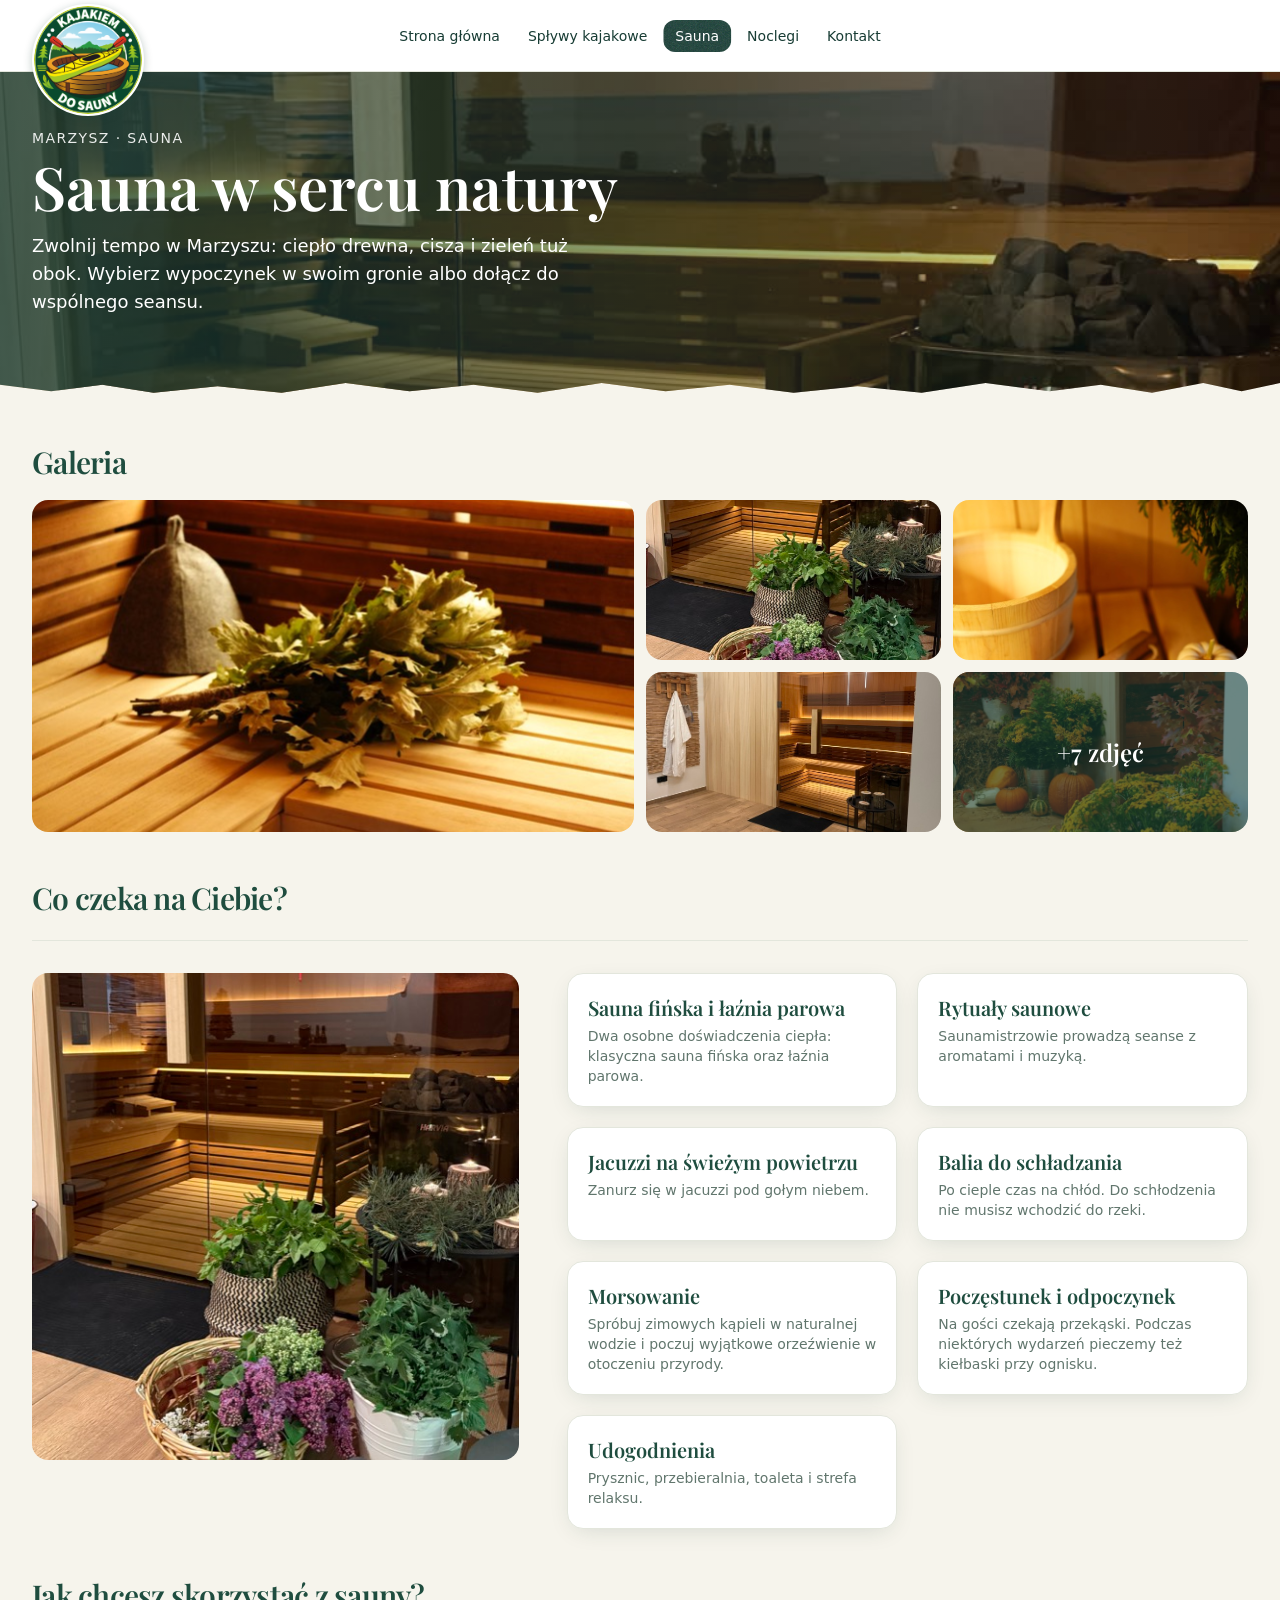
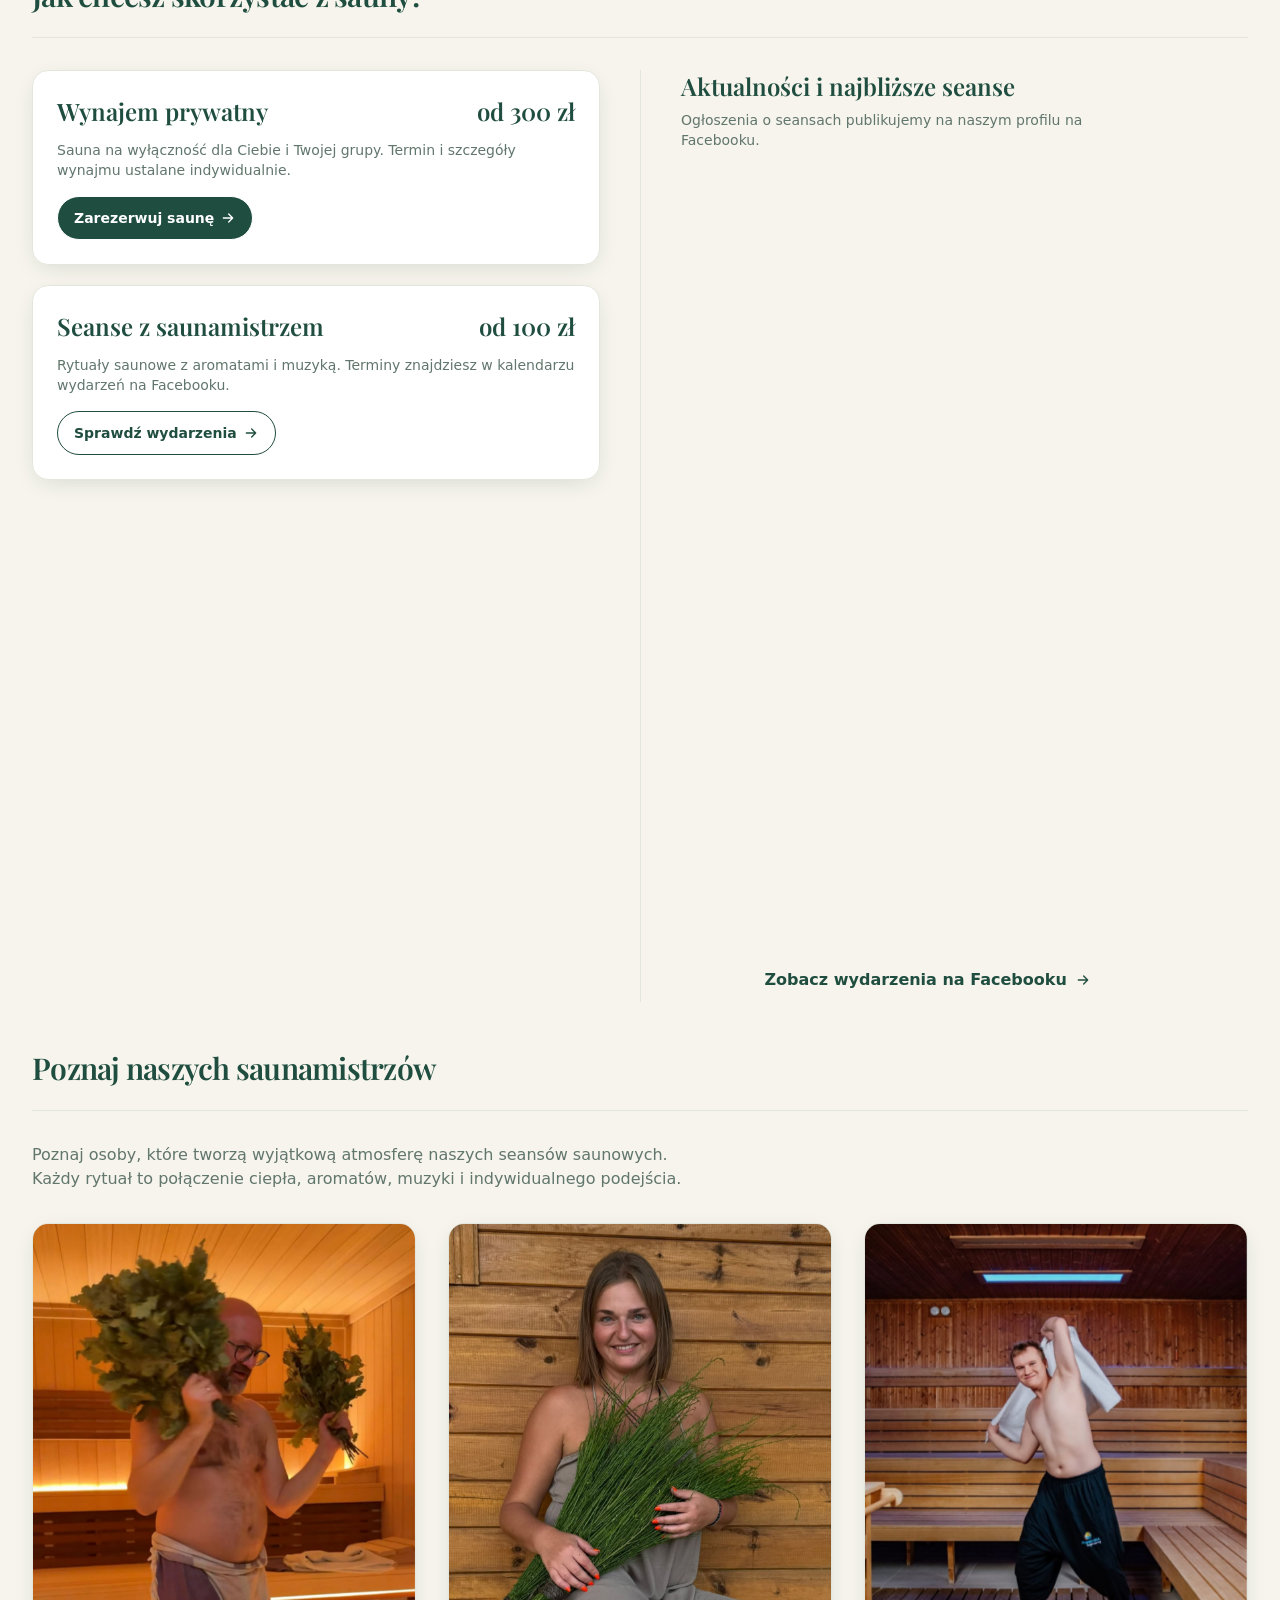
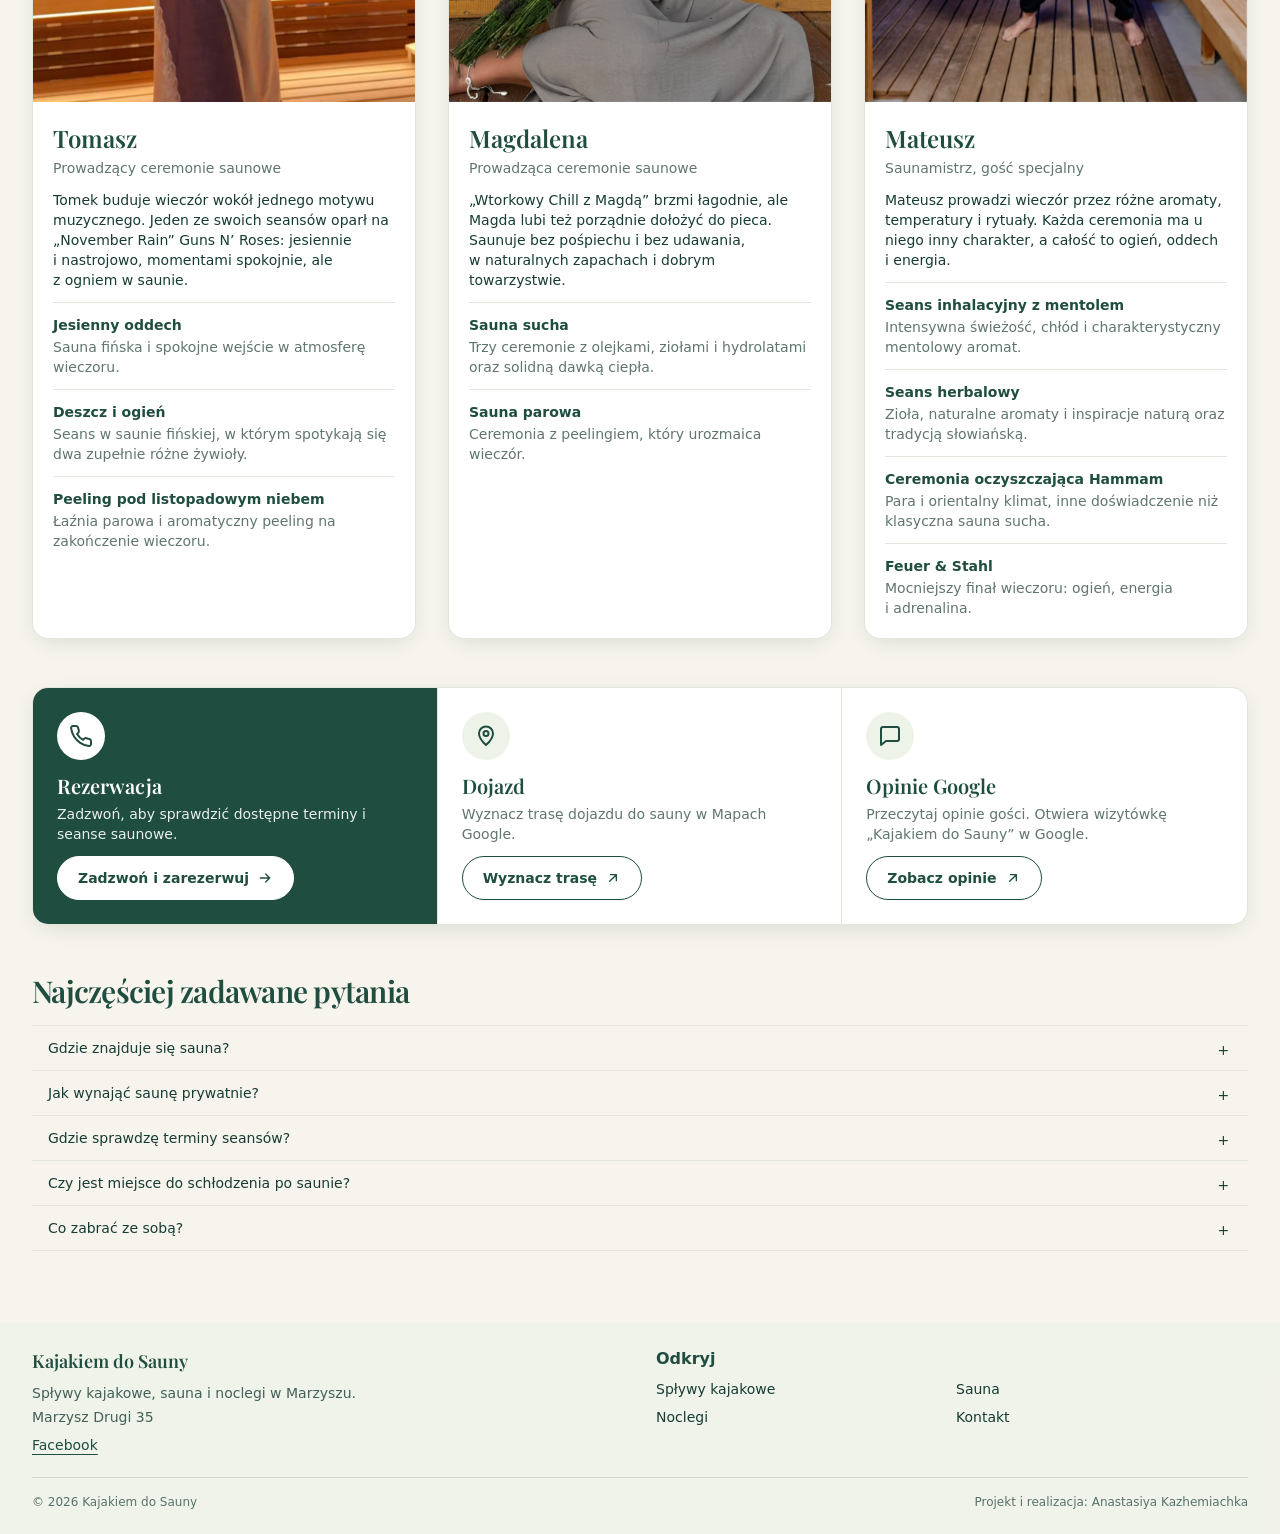
<file: sauna.html>
<!doctype html><html lang="pl" data-theme="kajakiem"><head><meta charset="utf-8"><meta name="viewport" content="width=device-width,initial-scale=1"><meta name="robots" content="noindex, nofollow"><title>Sauna — Kajakiem do Sauny</title><meta name="description" content="Sauna w Marzyszu – wynajem prywatny, seanse z saunamistrzem i aktualności z Facebooka."><link rel="icon" href="data:,"><link rel="stylesheet" href="assets/styles.css"></head><body class="bg-base-200 text-base-content min-h-screen font-sans"><a href="#main" class="sr-only focus:not-sr-only focus:absolute focus:z-50 focus:m-2 focus:rounded-field focus:bg-primary focus:px-4 focus:py-2 focus:text-primary-content">Przejdź do treści</a><header class="bg-base-100 border-base-300 sticky top-0 z-40 border-b"><div class="navbar relative mx-auto h-[calc(4rem-1px)] min-h-0 max-w-site gap-4 px-4 py-0 sm:px-6 lg:h-[calc(4.5rem-1px)] lg:px-8"><a href="index.html" class="site-logo" aria-label="Kajakiem do Sauny — strona główna"><img src="logo.png" width="960" height="960" alt=""></a><div class="navbar-start w-auto flex-1 lg:flex-none"></div><nav class="navbar-center hidden lg:absolute lg:left-1/2 lg:flex lg:-translate-x-1/2" aria-label="Główna nawigacja"><ul class="menu menu-horizontal gap-1 px-1 text-sm font-medium"><li><a href="index.html">Strona główna</a></li><li><a href="splywy-kajakowe.html">Spływy kajakowe</a></li><li><a href="sauna.html" class="menu-active" aria-current="page">Sauna</a></li><li><a href="noclegi.html">Noclegi</a></li><li><a href="kontakt.html">Kontakt</a></li></ul></nav><div class="navbar-end w-auto lg:hidden"><button type="button" class="btn btn-ghost btn-square lg:hidden" data-nav-toggle aria-expanded="false" aria-controls="mobile-nav" aria-label="Otwórz menu"><svg class="size-6" viewBox="0 0 24 24" fill="none" stroke="currentColor" stroke-width="2" stroke-linecap="round" aria-hidden="true"><path d="M4 6h16M4 12h16M4 18h16"/></svg></button></div></div><nav id="mobile-nav" class="border-base-300 hidden border-t lg:hidden" aria-label="Menu mobilne" data-nav-panel><ul class="menu mx-auto w-full max-w-site gap-1 p-4 pt-8 text-base font-medium"><li><a href="index.html">Strona główna</a></li><li><a href="splywy-kajakowe.html">Spływy kajakowe</a></li><li><a href="sauna.html" class="menu-active" aria-current="page">Sauna</a></li><li><a href="noclegi.html">Noclegi</a></li><li><a href="kontakt.html">Kontakt</a></li></ul></nav></header><main id="main" tabindex="-1"><section class="torn-bottom relative isolate overflow-hidden"><img src="assets/img/photos/sauna-promo.jpg" width="1000" height="1778" fetchpriority="high" decoding="async" alt="Sauna fińska z drewnianymi ławami i ziołami" class="absolute inset-0 -z-20 size-full object-cover" style="object-position:50% 40%"><div class="from-neutral/80 via-neutral/50 to-neutral/10 absolute inset-0 -z-10 bg-linear-to-r"></div><div class="hero-inner"><p class="mb-2 text-sm tracking-widest uppercase opacity-90">Marzysz · Sauna</p><h1 class="font-serif text-4xl font-semibold sm:text-5xl lg:text-6xl">Sauna w sercu natury</h1><p class="mt-4 max-w-xl text-lg">Zwolnij tempo w Marzyszu: ciepło drewna, cisza i zieleń tuż obok. Wybierz wypoczynek w swoim gronie albo dołącz do wspólnego seansu.</p></div></section><div class="mx-auto max-w-site space-y-12 px-4 py-12 sm:px-6 lg:px-8"><section id="galeria" class="scroll-mt-24" aria-labelledby="galeria-title"><h2 id="galeria-title" class="section-title mb-5">Galeria</h2><ul data-gallery="sauna" role="list"></ul></section><section id="atrakcje" class="scroll-mt-24" aria-labelledby="atrakcje-title"><h2 id="atrakcje-title" class="section-title mb-6">Co czeka na Ciebie?</h2><div class="border-base-300 grid items-start gap-8 border-t pt-8 lg:grid-cols-[minmax(0,5fr)_minmax(0,7fr)] lg:gap-12"><img src="assets/img/photos/sauna-02.jpg" width="506" height="900" loading="lazy" decoding="async" alt="Szklane drzwi sauny fińskiej i jesienna kompozycja z ziołami" class="rounded-box aspect-[4/3] w-full object-cover sm:aspect-[21/9] lg:aspect-square" style="object-position:50% 70%"><dl class="grid gap-4 sm:grid-cols-2 sm:gap-5"><div class="surface p-5"><dt class="text-primary font-serif text-xl font-semibold">Sauna fińska i łaźnia parowa</dt><dd class="text-secondary mt-1 text-sm">Dwa osobne doświadczenia ciepła: klasyczna sauna fińska oraz łaźnia parowa.</dd></div><div class="surface p-5"><dt class="text-primary font-serif text-xl font-semibold">Rytuały saunowe</dt><dd class="text-secondary mt-1 text-sm">Saunamistrzowie prowadzą seanse z aromatami i muzyką.</dd></div><div class="surface p-5"><dt class="text-primary font-serif text-xl font-semibold">Jacuzzi na świeżym powietrzu</dt><dd class="text-secondary mt-1 text-sm">Zanurz się w jacuzzi pod gołym niebem.</dd></div><div class="surface p-5"><dt class="text-primary font-serif text-xl font-semibold">Balia do schładzania</dt><dd class="text-secondary mt-1 text-sm">Po cieple czas na chłód. Do schłodzenia nie musisz wchodzić do rzeki.</dd></div><div class="surface p-5"><dt class="text-primary font-serif text-xl font-semibold">Morsowanie</dt><dd class="text-secondary mt-1 text-sm">Spróbuj zimowych kąpieli w naturalnej wodzie i poczuj wyjątkowe orzeźwienie w otoczeniu przyrody.</dd></div><div class="surface p-5"><dt class="text-primary font-serif text-xl font-semibold">Poczęstunek i odpoczynek</dt><dd class="text-secondary mt-1 text-sm">Na gości czekają przekąski. Podczas niektórych wydarzeń pieczemy też kiełbaski przy ognisku.</dd></div><div class="surface p-5"><dt class="text-primary font-serif text-xl font-semibold">Udogodnienia</dt><dd class="text-secondary mt-1 text-sm">Prysznic, przebieralnia, toaleta i strefa relaksu.</dd></div></dl></div></section><section id="jak-korzystac" class="scroll-mt-24" aria-labelledby="opcje-title"><h2 id="opcje-title" class="section-title mb-6">Jak chcesz skorzystać z sauny?</h2><div class="border-base-300 grid gap-10 border-t pt-8 lg:grid-cols-2 lg:gap-0"><div class="flex flex-col gap-5 lg:sticky lg:top-24 lg:self-start lg:pr-10"><article id="wynajem" class="surface flex scroll-mt-24 flex-col gap-3 p-5 sm:p-6"><div class="flex flex-wrap items-baseline justify-between gap-x-4 gap-y-1"><h3 class="text-primary font-serif text-xl font-semibold sm:text-2xl">Wynajem prywatny</h3><p><span class="text-primary font-serif text-2xl font-semibold" data-sauna-price="private"></span></p></div><p class="text-secondary max-w-prose text-sm">Sauna na wyłączność dla Ciebie i Twojej grupy. Termin i szczegóły wynajmu ustalane indywidualnie.</p><a href="#" data-phone="main" class="btn btn-primary mt-1 min-h-11 w-full rounded-full sm:w-auto sm:self-start">Zarezerwuj saunę <svg class="size-4" viewBox="0 0 24 24" fill="none" stroke="currentColor" stroke-width="2" stroke-linecap="round" stroke-linejoin="round" aria-hidden="true"><path d="M5 12h14M13 6l6 6-6 6"/></svg></a></article><article id="wydarzenia" class="surface flex scroll-mt-24 flex-col gap-3 p-5 sm:p-6"><div class="flex flex-wrap items-baseline justify-between gap-x-4 gap-y-1"><h3 class="text-primary font-serif text-xl font-semibold sm:text-2xl">Seanse z saunamistrzem</h3><p><span class="text-primary font-serif text-2xl font-semibold" data-sauna-price="session"></span></p></div><p class="text-secondary max-w-prose text-sm">Rytuały saunowe z aromatami i muzyką. Terminy znajdziesz w kalendarzu wydarzeń na Facebooku.</p><a href="#aktualnosci" class="btn btn-outline btn-primary mt-1 min-h-11 w-full rounded-full sm:w-auto sm:self-start">Sprawdź wydarzenia <svg class="size-4" viewBox="0 0 24 24" fill="none" stroke="currentColor" stroke-width="2" stroke-linecap="round" stroke-linejoin="round" aria-hidden="true"><path d="M5 12h14M13 6l6 6-6 6"/></svg></a></article></div><div id="aktualnosci" class="border-base-300 flex scroll-mt-24 flex-col items-center border-t pt-8 lg:items-start lg:border-t-0 lg:border-l lg:pt-0 lg:pl-10"><h3 id="aktualnosci-title" class="text-primary self-start font-serif text-2xl font-semibold">Aktualności i najbliższe seanse</h3><p class="text-secondary mt-2 max-w-md self-start text-sm">Ogłoszenia o seansach publikujemy na naszym profilu na Facebooku.</p><div data-fb-embed data-feed-url="data/facebook-latest.json" class="relative mx-auto mt-4 w-full" style="max-width:400px"><iframe src="https://www.facebook.com/plugins/post.php?href=https%3A%2F%2Fwww.facebook.com%2Fpermalink.php%3Fstory_fbid%3Dpfbid0xkvfRHCE53W3Lptjvp6PzwNniwJEVsW2w6HiYm9VpQieEf4XAhK8SPJCdWVyAGBml%26id%3D61586541898806&show_text=true&width=500" width="500" height="654" style="border:none;overflow:hidden;height:780px" scrolling="no" frameborder="0" allowfullscreen="true" allow="autoplay; clipboard-write; encrypted-media; picture-in-picture; web-share" title="Post z Facebooka — Kajakiem z Marzysza" loading="lazy" class="fb-embed block w-full"></iframe><a href="https://www.facebook.com/profile.php?id=61586541898806" target="_blank" rel="noopener noreferrer" data-facebook-link class="link link-primary mt-3 inline-flex min-h-11 items-center gap-2 font-semibold no-underline hover:underline">Zobacz wydarzenia na Facebooku <span class="sr-only">(otwiera się w nowej karcie)</span> <svg class="size-4" viewBox="0 0 24 24" fill="none" stroke="currentColor" stroke-width="2" stroke-linecap="round" stroke-linejoin="round" aria-hidden="true"><path d="M5 12h14M13 6l6 6-6 6"/></svg></a></div></div></div></section><section id="saunamistrzowie" class="scroll-mt-24" aria-labelledby="saunamistrzowie-title"><h2 id="saunamistrzowie-title" class="section-title mb-6">Poznaj naszych saunamistrzów</h2><div class="border-base-300 border-t pt-8"><p class="text-secondary max-w-prose">Poznaj osoby, które tworzą wyjątkową atmosferę naszych seansów saunowych. Każdy rytuał to połączenie ciepła, aromatów, muzyki i&nbsp;indywidualnego podejścia.</p><div data-carousel class="mt-8"><ul role="list" tabindex="0" aria-label="Saunamistrzowie — przewiń poziomo, aby zobaczyć więcej" data-carousel-track class="snap-row sm:m-0 sm:grid sm:gap-6 sm:overflow-visible sm:p-0 lg:grid-cols-3 lg:gap-8"><li><article class="dest-card h-full sm:flex-row lg:flex-col"><div class="relative aspect-square w-full shrink-0 sm:aspect-auto sm:min-h-96 sm:w-2/5 lg:aspect-[4/5] lg:min-h-0 lg:w-full"><img src="assets/img/photos/saunamistrz-tomasz.jpg" width="1160" height="2048" loading="lazy" decoding="async" alt="Tomasz w saunie z dwoma pękami dębowych liści" class="absolute inset-0 size-full object-cover" style="object-position:50% 25%"></div><div class="dest-card-body"><div><h3 class="text-primary font-serif text-2xl font-semibold">Tomasz</h3><p class="text-secondary mt-1 text-sm">Prowadzący ceremonie saunowe</p></div><p class="max-w-prose text-sm">Tomek buduje wieczór wokół jednego motywu muzycznego. Jeden ze swoich seansów oparł na „November Rain” Guns N’ Roses: jesiennie i&nbsp;nastrojowo, momentami spokojnie, ale z&nbsp;ogniem w&nbsp;saunie.</p><details data-rituals open class="group max-sm:mt-auto"><summary class="border-base-300 text-primary hover:bg-accent/50 flex min-h-11 cursor-pointer list-none items-center justify-between gap-3 rounded-field border px-4 text-sm font-semibold focus-visible:outline-2 focus-visible:outline-offset-2 focus-visible:outline-primary sm:hidden [&::-webkit-details-marker]:hidden">Seanse i rytuały <svg class="size-4 transition-transform group-open:rotate-180" viewBox="0 0 24 24" fill="none" stroke="currentColor" stroke-width="2" stroke-linecap="round" stroke-linejoin="round" aria-hidden="true"><path d="m6 9 6 6 6-6"/></svg></summary><dl class="mt-3 grid gap-3 text-sm sm:mt-0"><div class="border-base-300 border-t pt-3"><dt class="text-primary font-semibold">Jesienny oddech</dt><dd class="text-secondary mt-0.5">Sauna fińska i&nbsp;spokojne wejście w&nbsp;atmosferę wieczoru.</dd></div><div class="border-base-300 border-t pt-3"><dt class="text-primary font-semibold">Deszcz i&nbsp;ogień</dt><dd class="text-secondary mt-0.5">Seans w&nbsp;saunie fińskiej, w&nbsp;którym spotykają się dwa zupełnie różne żywioły.</dd></div><div class="border-base-300 border-t pt-3"><dt class="text-primary font-semibold">Peeling pod listopadowym niebem</dt><dd class="text-secondary mt-0.5">Łaźnia parowa i&nbsp;aromatyczny peeling na zakończenie wieczoru.</dd></div></dl></details></div></article></li><li><article class="dest-card h-full sm:flex-row lg:flex-col"><div class="relative aspect-square w-full shrink-0 sm:aspect-auto sm:min-h-96 sm:w-2/5 lg:aspect-[4/5] lg:min-h-0 lg:w-full"><img src="assets/img/photos/saunamistrz-magdalena.jpg" width="1152" height="2048" loading="lazy" decoding="async" alt="Magdalena z pękiem zielonych ziół na drewnianym tarasie" class="absolute inset-0 size-full object-cover" style="object-position:50% 30%"></div><div class="dest-card-body"><div><h3 class="text-primary font-serif text-2xl font-semibold">Magdalena</h3><p class="text-secondary mt-1 text-sm">Prowadząca ceremonie saunowe</p></div><p class="max-w-prose text-sm">„Wtorkowy Chill z&nbsp;Magdą” brzmi łagodnie, ale Magda lubi też porządnie dołożyć do pieca. Saunuje bez pośpiechu i&nbsp;bez udawania, w&nbsp;naturalnych zapachach i&nbsp;dobrym towarzystwie.</p><details data-rituals open class="group max-sm:mt-auto"><summary class="border-base-300 text-primary hover:bg-accent/50 flex min-h-11 cursor-pointer list-none items-center justify-between gap-3 rounded-field border px-4 text-sm font-semibold focus-visible:outline-2 focus-visible:outline-offset-2 focus-visible:outline-primary sm:hidden [&::-webkit-details-marker]:hidden">Seanse i rytuały <svg class="size-4 transition-transform group-open:rotate-180" viewBox="0 0 24 24" fill="none" stroke="currentColor" stroke-width="2" stroke-linecap="round" stroke-linejoin="round" aria-hidden="true"><path d="m6 9 6 6 6-6"/></svg></summary><dl class="mt-3 grid gap-3 text-sm sm:mt-0"><div class="border-base-300 border-t pt-3"><dt class="text-primary font-semibold">Sauna sucha</dt><dd class="text-secondary mt-0.5">Trzy ceremonie z&nbsp;olejkami, ziołami i&nbsp;hydrolatami oraz solidną dawką ciepła.</dd></div><div class="border-base-300 border-t pt-3"><dt class="text-primary font-semibold">Sauna parowa</dt><dd class="text-secondary mt-0.5">Ceremonia z&nbsp;peelingiem, który urozmaica wieczór.</dd></div></dl></details></div></article></li><li><article class="dest-card h-full sm:flex-row lg:flex-col"><div class="relative aspect-square w-full shrink-0 sm:aspect-auto sm:min-h-96 sm:w-2/5 lg:aspect-[4/5] lg:min-h-0 lg:w-full"><img src="assets/img/photos/saunamistrz-mateusz.jpg" width="945" height="2048" loading="lazy" decoding="async" alt="Mateusz z ręcznikiem na ramieniu w drewnianej saunie" class="absolute inset-0 size-full object-cover" style="object-position:50% 50%"></div><div class="dest-card-body"><div><h3 class="text-primary font-serif text-2xl font-semibold">Mateusz</h3><p class="text-secondary mt-1 text-sm">Saunamistrz, gość specjalny</p></div><p class="max-w-prose text-sm">Mateusz prowadzi wieczór przez różne aromaty, temperatury i&nbsp;rytuały. Każda ceremonia ma u niego inny charakter, a&nbsp;całość to ogień, oddech i&nbsp;energia.</p><details data-rituals open class="group max-sm:mt-auto"><summary class="border-base-300 text-primary hover:bg-accent/50 flex min-h-11 cursor-pointer list-none items-center justify-between gap-3 rounded-field border px-4 text-sm font-semibold focus-visible:outline-2 focus-visible:outline-offset-2 focus-visible:outline-primary sm:hidden [&::-webkit-details-marker]:hidden">Seanse i rytuały <svg class="size-4 transition-transform group-open:rotate-180" viewBox="0 0 24 24" fill="none" stroke="currentColor" stroke-width="2" stroke-linecap="round" stroke-linejoin="round" aria-hidden="true"><path d="m6 9 6 6 6-6"/></svg></summary><dl class="mt-3 grid gap-3 text-sm sm:mt-0"><div class="border-base-300 border-t pt-3"><dt class="text-primary font-semibold">Seans inhalacyjny z&nbsp;mentolem</dt><dd class="text-secondary mt-0.5">Intensywna świeżość, chłód i&nbsp;charakterystyczny mentolowy aromat.</dd></div><div class="border-base-300 border-t pt-3"><dt class="text-primary font-semibold">Seans herbalowy</dt><dd class="text-secondary mt-0.5">Zioła, naturalne aromaty i&nbsp;inspiracje naturą oraz tradycją słowiańską.</dd></div><div class="border-base-300 border-t pt-3"><dt class="text-primary font-semibold">Ceremonia oczyszczająca Hammam</dt><dd class="text-secondary mt-0.5">Para i&nbsp;orientalny klimat, inne doświadczenie niż klasyczna sauna sucha.</dd></div><div class="border-base-300 border-t pt-3"><dt class="text-primary font-semibold">Feuer &amp; Stahl</dt><dd class="text-secondary mt-0.5">Mocniejszy finał wieczoru: ogień, energia i&nbsp;adrenalina.</dd></div></dl></details></div></article></li></ul><div data-carousel-dots data-label="Saunamistrz" class="flex justify-center sm:hidden"></div></div></div></section><div data-actions="sauna"></div><section id="faq" class="scroll-mt-24" aria-labelledby="faq-title"><h2 id="faq-title" class="section-title mb-4">Najczęściej zadawane pytania</h2><div data-faq="sauna" class="border-base-300 border-t"></div></section></div></main><footer class="bg-accent/60 mt-6" data-site-footer><div class="mx-auto max-w-site px-4 py-6 sm:px-6 lg:px-8"><div class="flex flex-col gap-3 sm:flex-row sm:items-center sm:justify-between"><div><p class="font-serif text-lg font-semibold text-primary">Kajakiem do Sauny</p><p class="text-sm text-base-content/80">Marzysz Drugi 35, Polska</p></div><a href="kontakt.html" class="inline-flex min-h-11 items-center gap-2 text-sm font-semibold text-primary hover:underline"><svg class="size-4" viewBox="0 0 24 24" fill="none" stroke="currentColor" stroke-width="2" stroke-linecap="round" stroke-linejoin="round" aria-hidden="true"><path d="M12 21s7-6.2 7-11.5A7 7 0 0 0 5 9.5C5 14.8 12 21 12 21Z"/><circle cx="12" cy="9.5" r="2.5"/></svg> Kontakt i dojazd</a></div><p class="border-base-content/15 mt-3 border-t pt-4 text-center text-xs text-base-content/70 sm:text-left">© <span data-year>2026</span> Kajakiem do Sauny</p></div></footer><script src="js/header.js" defer="defer"></script><script src="js/data.js" defer="defer"></script><script src="js/main.js" defer="defer"></script><script src="js/gallery.js" defer="defer"></script><script src="js/facebook-feed.js" defer="defer"></script></body></html>
</file>
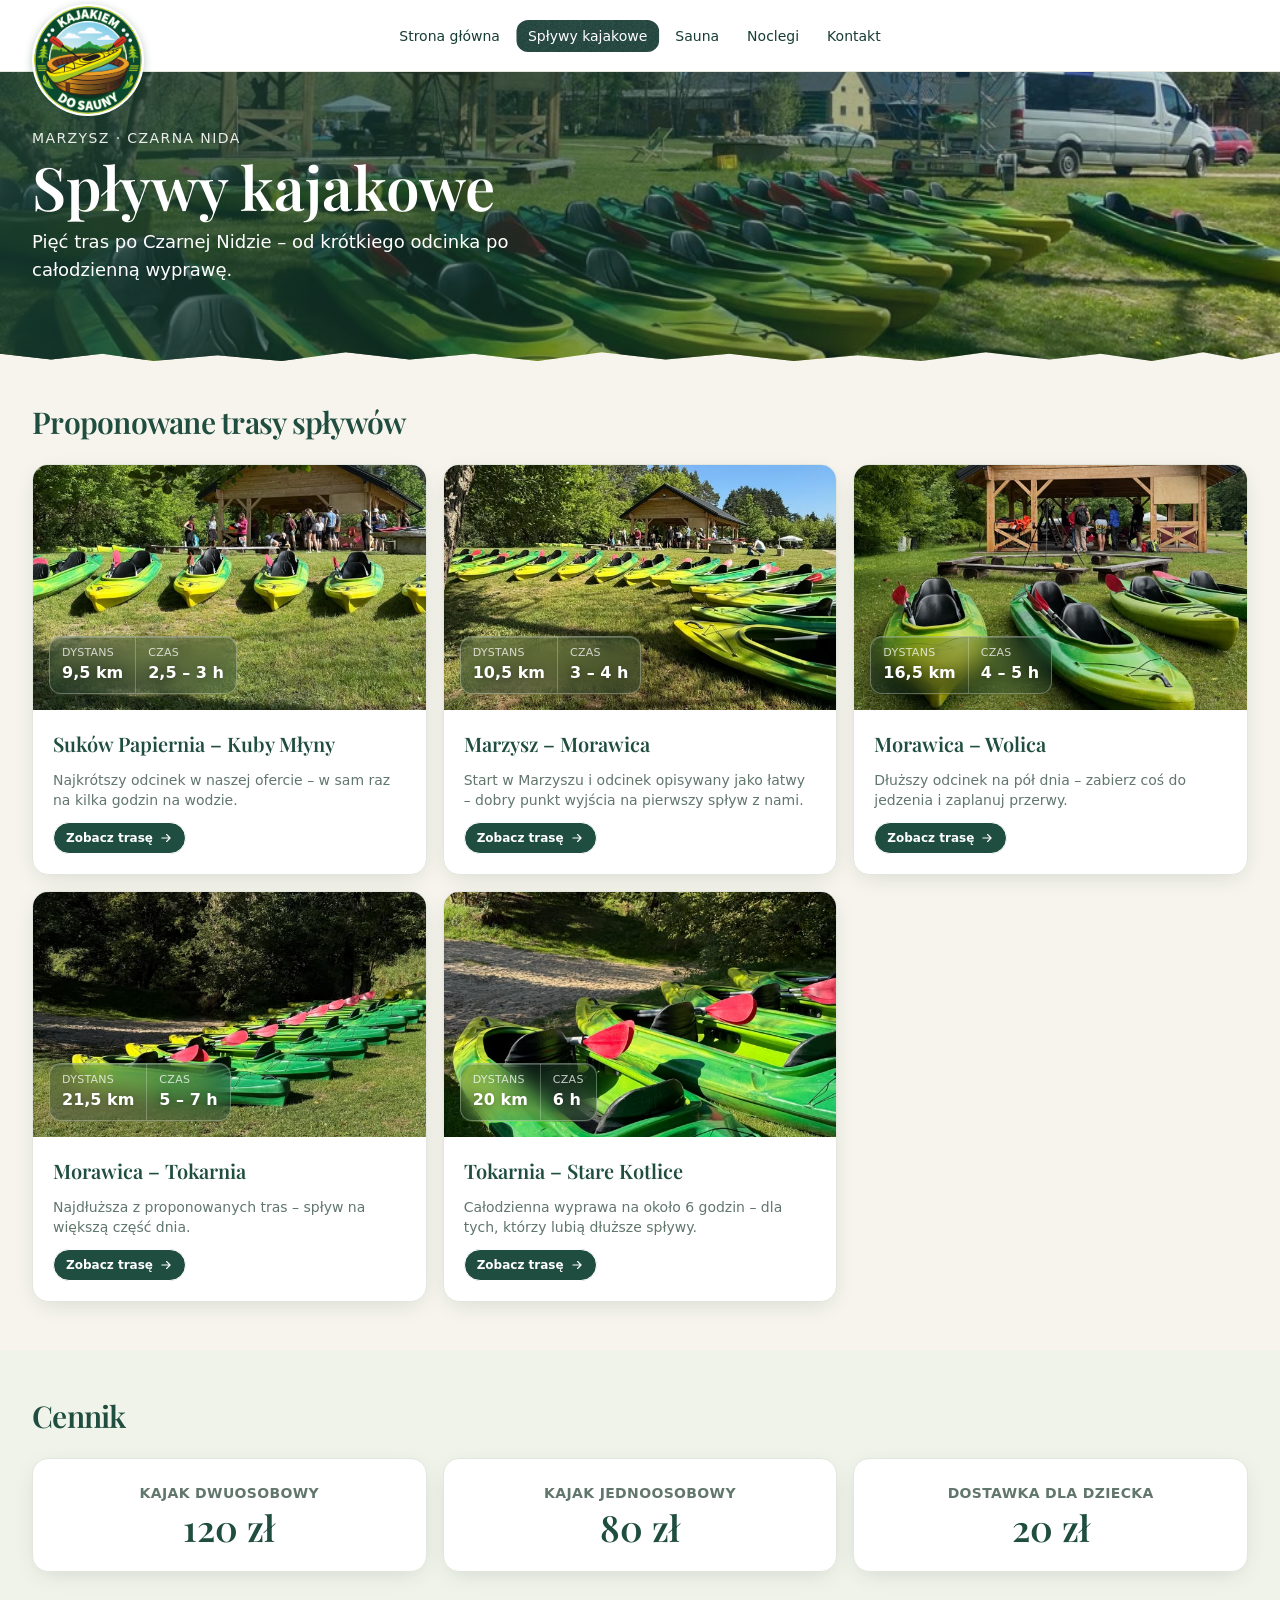
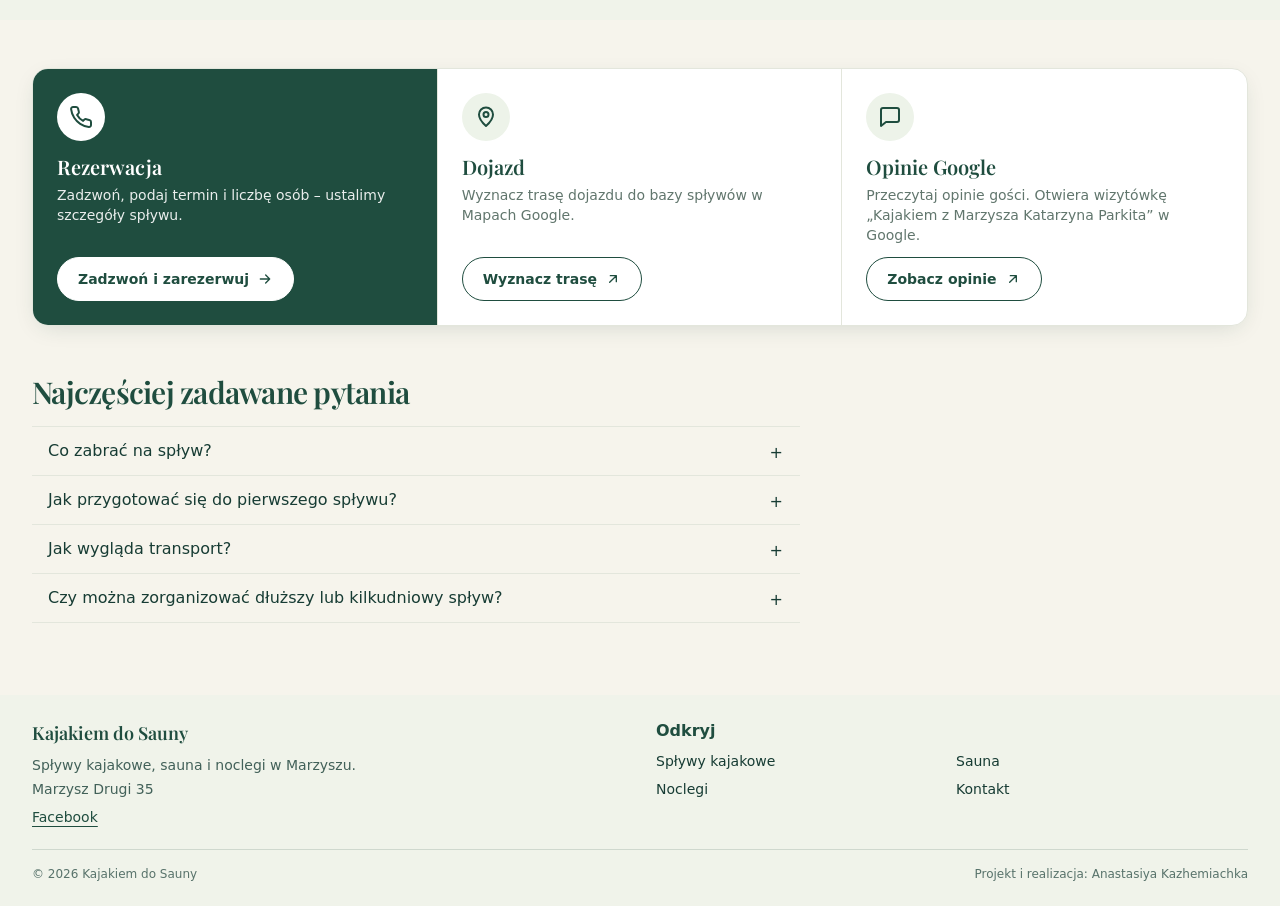
<file: splywy-kajakowe.html>
<!doctype html><html lang="pl" data-theme="kajakiem"><head><meta charset="utf-8"><meta name="viewport" content="width=device-width,initial-scale=1"><meta name="robots" content="noindex, nofollow"><title>Spływy kajakowe — Kajakiem do Sauny</title><meta name="description" content="Spływy kajakowe po Czarnej Nidzie z Marzysza – proponowane trasy, dystanse i czas przepłynięcia."><link rel="icon" href="data:,"><link rel="stylesheet" href="assets/styles.css"></head><body data-phone-primary="kayak" class="bg-base-200 text-base-content min-h-screen font-sans"><a href="#main" class="sr-only focus:not-sr-only focus:absolute focus:z-50 focus:m-2 focus:rounded-field focus:bg-primary focus:px-4 focus:py-2 focus:text-primary-content">Przejdź do treści</a><header class="bg-base-100 border-base-300 sticky top-0 z-40 border-b"><div class="navbar relative mx-auto h-[calc(4rem-1px)] min-h-0 max-w-site gap-4 px-4 py-0 sm:px-6 lg:h-[calc(4.5rem-1px)] lg:px-8"><a href="index.html" class="site-logo" aria-label="Kajakiem do Sauny — strona główna"><img src="logo.png" width="960" height="960" alt=""></a><div class="navbar-start w-auto flex-1 lg:flex-none"></div><nav class="navbar-center hidden lg:absolute lg:left-1/2 lg:flex lg:-translate-x-1/2" aria-label="Główna nawigacja"><ul class="menu menu-horizontal gap-1 px-1 text-sm font-medium"><li><a href="index.html">Strona główna</a></li><li><a href="splywy-kajakowe.html" class="menu-active" aria-current="page">Spływy kajakowe</a></li><li><a href="sauna.html">Sauna</a></li><li><a href="noclegi.html">Noclegi</a></li><li><a href="kontakt.html">Kontakt</a></li></ul></nav><div class="navbar-end w-auto lg:hidden"><button type="button" class="btn btn-ghost btn-square lg:hidden" data-nav-toggle aria-expanded="false" aria-controls="mobile-nav" aria-label="Otwórz menu"><svg class="size-6" viewBox="0 0 24 24" fill="none" stroke="currentColor" stroke-width="2" stroke-linecap="round" aria-hidden="true"><path d="M4 6h16M4 12h16M4 18h16"/></svg></button></div></div><nav id="mobile-nav" class="border-base-300 hidden border-t lg:hidden" aria-label="Menu mobilne" data-nav-panel><ul class="menu mx-auto w-full max-w-site gap-1 p-4 pt-8 text-base font-medium"><li><a href="index.html">Strona główna</a></li><li><a href="splywy-kajakowe.html" class="menu-active" aria-current="page">Spływy kajakowe</a></li><li><a href="sauna.html">Sauna</a></li><li><a href="noclegi.html">Noclegi</a></li><li><a href="kontakt.html">Kontakt</a></li></ul></nav></header><main id="main" tabindex="-1"><section class="torn-bottom relative isolate overflow-hidden" aria-labelledby="hero-title"><img src="assets/img/photos/kayaking.jpg" width="1000" height="750" fetchpriority="high" decoding="async" alt="Kajaki przygotowane do spływu na terenie bazy" class="absolute inset-0 -z-20 size-full object-cover" style="object-position:50% 65%"><div class="from-neutral/80 via-neutral/50 to-neutral/10 absolute inset-0 -z-10 bg-linear-to-r"></div><div class="hero-inner"><p class="mb-2 text-sm tracking-widest uppercase opacity-90">Marzysz · Czarna Nida</p><h1 id="hero-title" class="font-serif text-4xl font-semibold sm:text-5xl lg:text-6xl">Spływy kajakowe</h1><p class="mt-3 max-w-xl text-lg">Pięć tras po Czarnej Nidzie – od krótkiego odcinka po całodzienną wyprawę.</p></div></section><section id="trasy" class="mx-auto max-w-site scroll-mt-24 px-4 pt-10 pb-12 sm:px-6 lg:px-8" aria-labelledby="trasy-title"><h2 id="trasy-title" class="section-title mb-6">Proponowane trasy spływów</h2><ul data-catalog-routes class="grid gap-4 sm:grid-cols-2 lg:grid-cols-3" role="list"></ul></section><section id="cennik" class="bg-accent/60 scroll-mt-24 py-12" aria-labelledby="cennik-title"><div class="mx-auto max-w-site px-4 sm:px-6 lg:px-8"><h2 id="cennik-title" class="section-title mb-6">Cennik</h2><ul data-catalog-pricing class="grid gap-4 sm:grid-cols-3" role="list"></ul></div></section><div data-actions="kayak" class="mx-auto max-w-site px-4 py-12 sm:px-6 lg:px-8"></div><section id="faq" class="mx-auto max-w-site scroll-mt-24 px-4 pb-12 sm:px-6 lg:px-8" aria-labelledby="faq-title"><h2 id="faq-title" class="section-title mb-4">Najczęściej zadawane pytania</h2><div data-catalog-faq class="border-base-300 max-w-3xl border-t"></div></section></main><footer class="bg-accent/60 mt-6" data-site-footer><div class="mx-auto max-w-site px-4 py-6 sm:px-6 lg:px-8"><div class="flex flex-col gap-3 sm:flex-row sm:items-center sm:justify-between"><div><p class="font-serif text-lg font-semibold text-primary">Kajakiem do Sauny</p><p class="text-sm text-base-content/80">Marzysz Drugi 35, Polska</p></div><a href="kontakt.html" class="inline-flex min-h-11 items-center gap-2 text-sm font-semibold text-primary hover:underline"><svg class="size-4" viewBox="0 0 24 24" fill="none" stroke="currentColor" stroke-width="2" stroke-linecap="round" stroke-linejoin="round" aria-hidden="true"><path d="M12 21s7-6.2 7-11.5A7 7 0 0 0 5 9.5C5 14.8 12 21 12 21Z"/><circle cx="12" cy="9.5" r="2.5"/></svg> Kontakt i dojazd</a></div><p class="border-base-content/15 mt-3 border-t pt-4 text-center text-xs text-base-content/70 sm:text-left">© <span data-year>2026</span> Kajakiem do Sauny</p></div></footer><script src="js/header.js" defer="defer"></script><script src="js/data.js" defer="defer"></script><script src="js/main.js" defer="defer"></script><script src="js/catalog.js" defer="defer"></script></body></html>
</file>
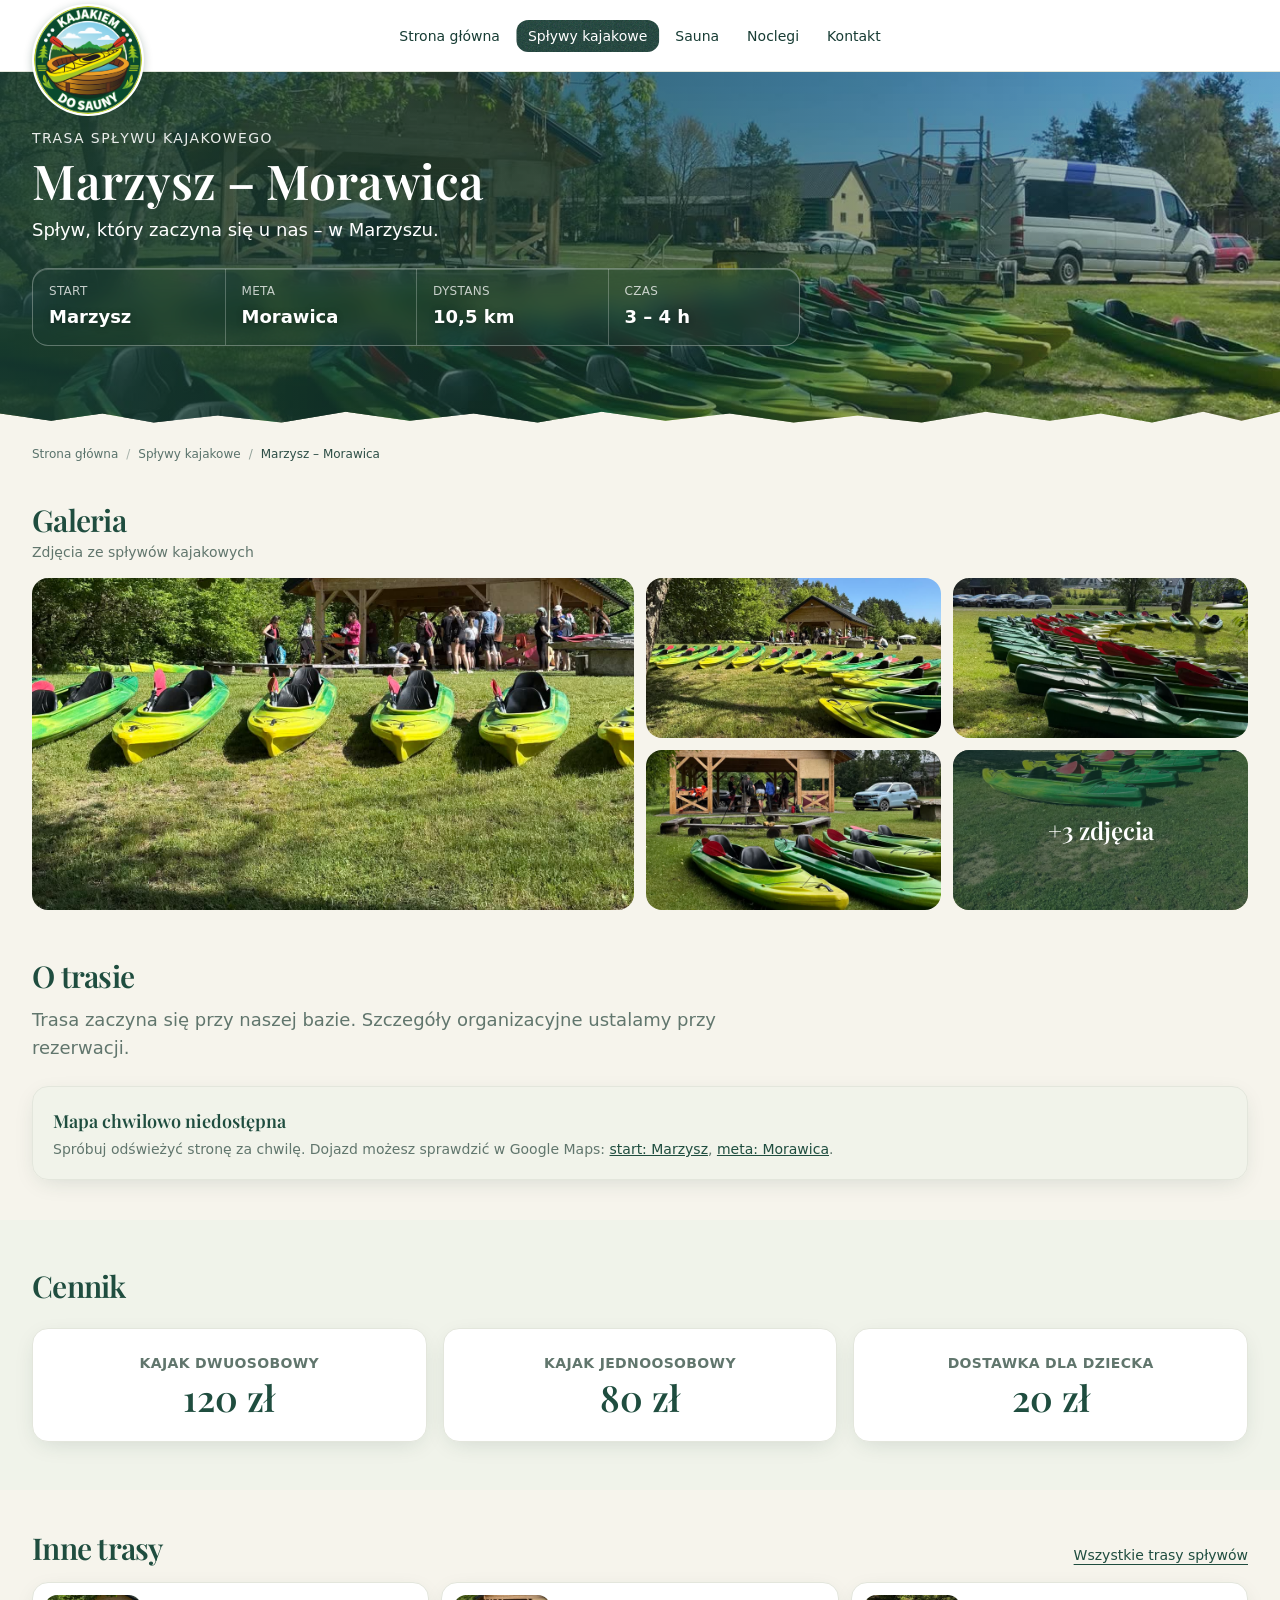
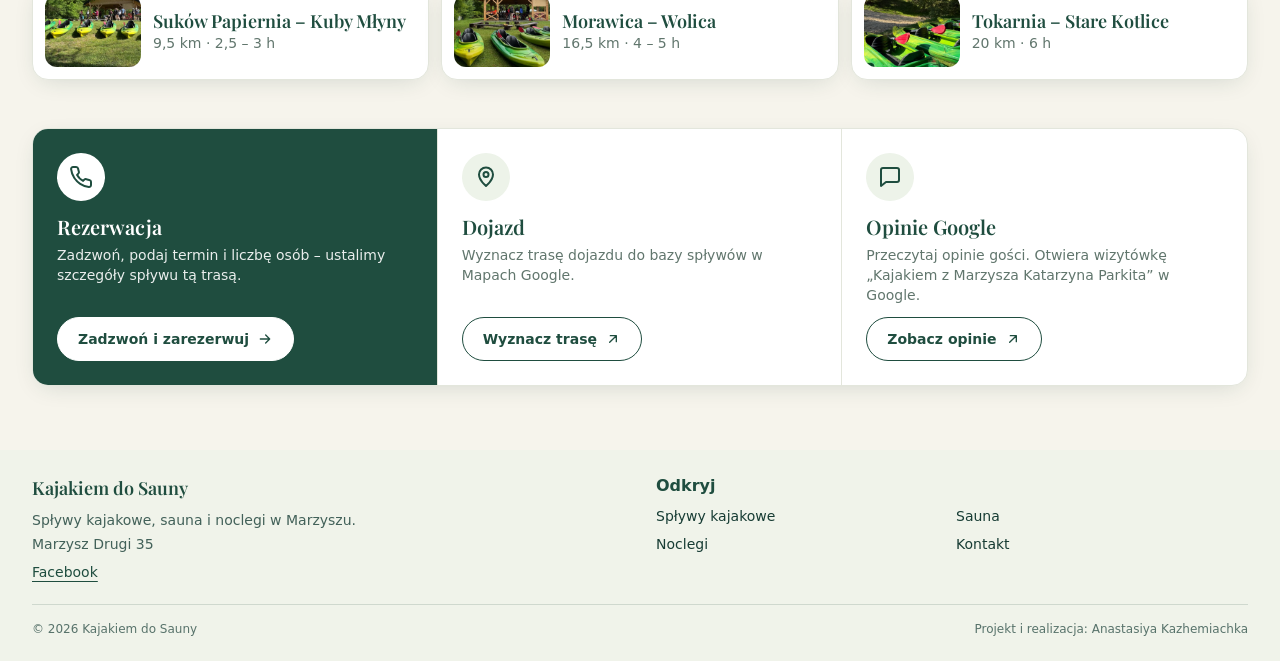
<file: trasa-marzysz-morawica.html>
<!doctype html><html lang="pl" data-theme="kajakiem"><head><meta charset="utf-8"><meta name="viewport" content="width=device-width,initial-scale=1"><meta name="referrer" content="strict-origin-when-cross-origin"><meta name="robots" content="noindex, nofollow"><title>Trasa Marzysz – Morawica — Spływy kajakowe — Kajakiem do Sauny</title><meta name="description" content="Trasa spływu kajakowego Marzysz – Morawica – szczegóły, mapa i kontakt w sprawie rezerwacji. Kajakiem do Sauny."><link rel="icon" href="data:,"><link rel="stylesheet" href="assets/styles.css"></head><body data-phone-primary="kayak" class="bg-base-200 text-base-content min-h-screen font-sans"><a href="#main" class="sr-only focus:not-sr-only focus:absolute focus:z-50 focus:m-2 focus:rounded-field focus:bg-primary focus:px-4 focus:py-2 focus:text-primary-content">Przejdź do treści</a><header class="bg-base-100 border-base-300 sticky top-0 z-40 border-b"><div class="navbar relative mx-auto h-[calc(4rem-1px)] min-h-0 max-w-site gap-4 px-4 py-0 sm:px-6 lg:h-[calc(4.5rem-1px)] lg:px-8"><a href="index.html" class="site-logo" aria-label="Kajakiem do Sauny — strona główna"><img src="logo.png" width="960" height="960" alt=""></a><div class="navbar-start w-auto flex-1 lg:flex-none"></div><nav class="navbar-center hidden lg:absolute lg:left-1/2 lg:flex lg:-translate-x-1/2" aria-label="Główna nawigacja"><ul class="menu menu-horizontal gap-1 px-1 text-sm font-medium"><li><a href="index.html">Strona główna</a></li><li><a href="splywy-kajakowe.html" class="menu-active" aria-current="true">Spływy kajakowe</a></li><li><a href="sauna.html">Sauna</a></li><li><a href="noclegi.html">Noclegi</a></li><li><a href="kontakt.html">Kontakt</a></li></ul></nav><div class="navbar-end w-auto lg:hidden"><button type="button" class="btn btn-ghost btn-square lg:hidden" data-nav-toggle aria-expanded="false" aria-controls="mobile-nav" aria-label="Otwórz menu"><svg class="size-6" viewBox="0 0 24 24" fill="none" stroke="currentColor" stroke-width="2" stroke-linecap="round" aria-hidden="true"><path d="M4 6h16M4 12h16M4 18h16"/></svg></button></div></div><nav id="mobile-nav" class="border-base-300 hidden border-t lg:hidden" aria-label="Menu mobilne" data-nav-panel><ul class="menu mx-auto w-full max-w-site gap-1 p-4 pt-8 text-base font-medium"><li><a href="index.html">Strona główna</a></li><li><a href="splywy-kajakowe.html" class="menu-active" aria-current="true">Spływy kajakowe</a></li><li><a href="sauna.html">Sauna</a></li><li><a href="noclegi.html">Noclegi</a></li><li><a href="kontakt.html">Kontakt</a></li></ul></nav></header><main id="main" tabindex="-1" data-route="marzysz-morawica"><noscript><p class="mx-auto max-w-site p-8">Ta strona wymaga włączonej obsługi JavaScript. <a class="link-more" href="splywy-kajakowe.html">Wróć do spływów kajakowych</a></p></noscript></main><footer class="bg-accent/60 mt-6" data-site-footer><div class="mx-auto max-w-site px-4 py-6 sm:px-6 lg:px-8"><div class="flex flex-col gap-3 sm:flex-row sm:items-center sm:justify-between"><div><p class="font-serif text-lg font-semibold text-primary">Kajakiem do Sauny</p><p class="text-sm text-base-content/80">Marzysz Drugi 35, Polska</p></div><a href="kontakt.html" class="inline-flex min-h-11 items-center gap-2 text-sm font-semibold text-primary hover:underline"><svg class="size-4" viewBox="0 0 24 24" fill="none" stroke="currentColor" stroke-width="2" stroke-linecap="round" stroke-linejoin="round" aria-hidden="true"><path d="M12 21s7-6.2 7-11.5A7 7 0 0 0 5 9.5C5 14.8 12 21 12 21Z"/><circle cx="12" cy="9.5" r="2.5"/></svg> Kontakt i dojazd</a></div><p class="border-base-content/15 mt-3 border-t pt-4 text-center text-xs text-base-content/70 sm:text-left">© <span data-year>2026</span> Kajakiem do Sauny</p></div></footer><script src="js/header.js" defer="defer"></script><script src="js/data.js" defer="defer"></script><script src="js/main.js" defer="defer"></script><script src="js/route-geometry.js" defer="defer"></script><script src="js/gallery.js" defer="defer"></script><script src="js/route.js" defer="defer"></script></body></html>
</file>
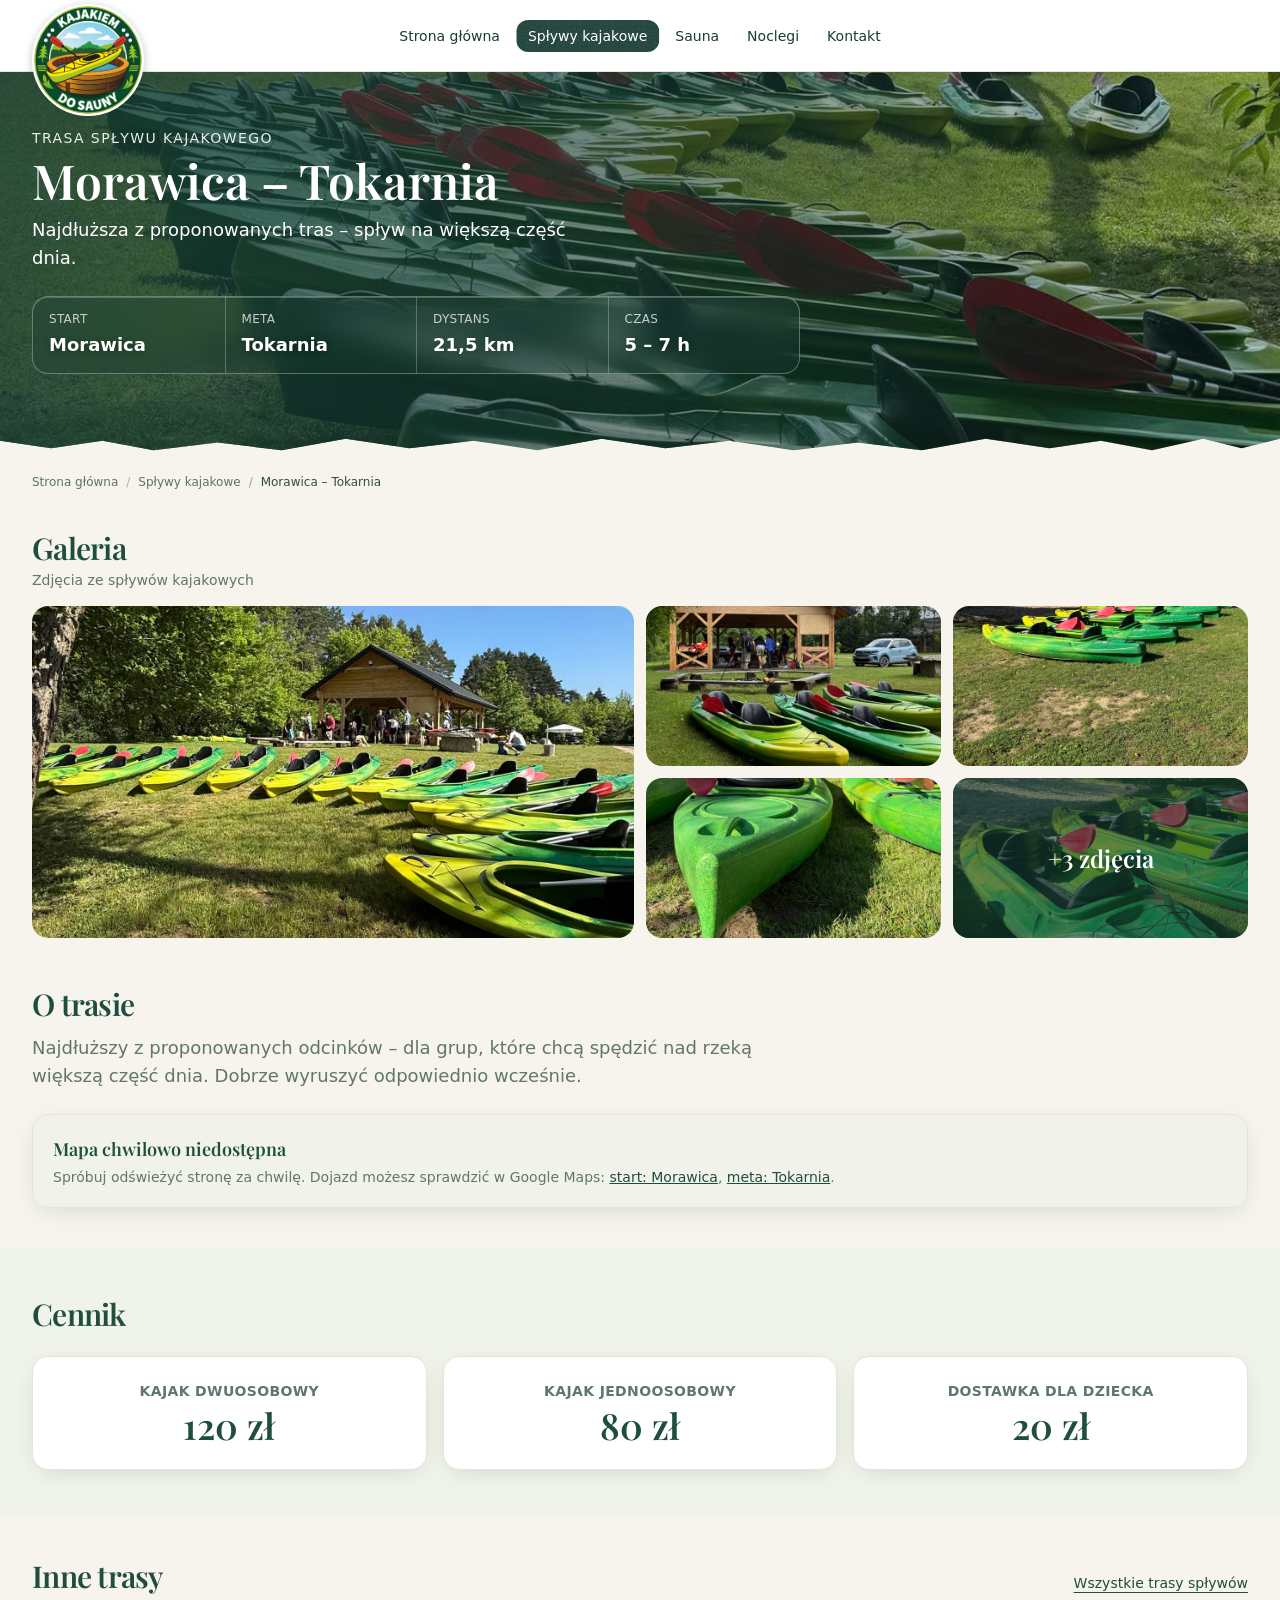
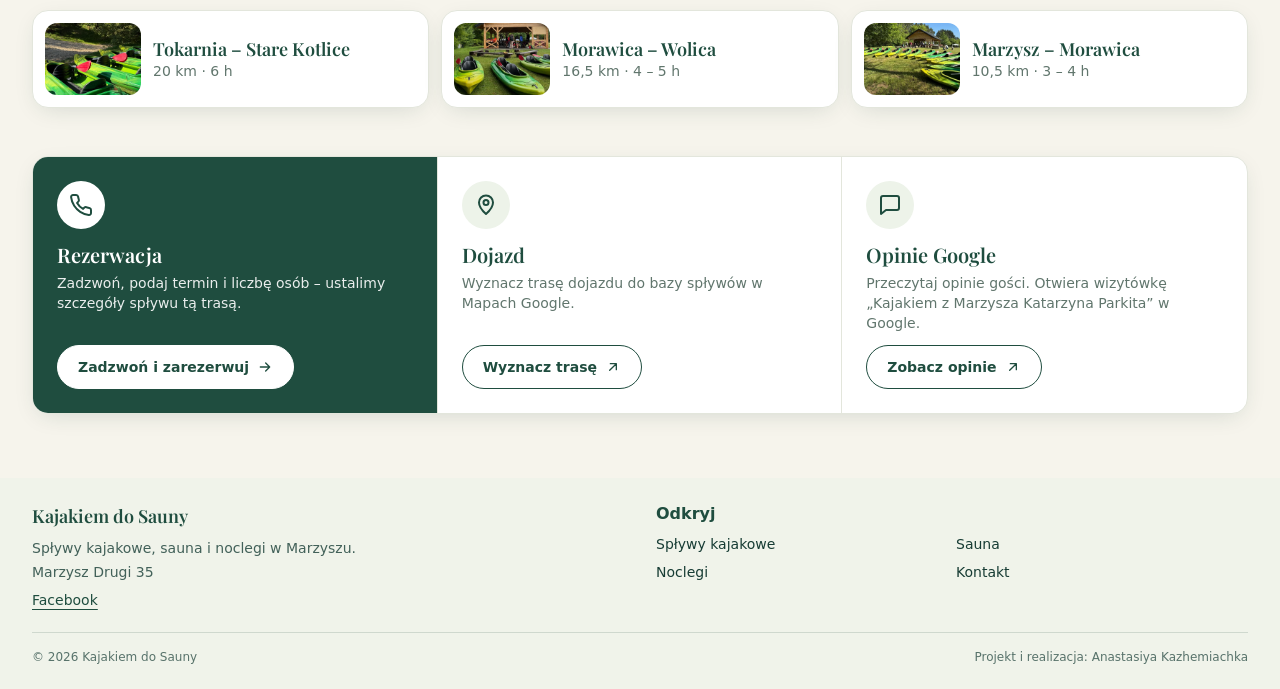
<file: trasa-morawica-tokarnia.html>
<!doctype html><html lang="pl" data-theme="kajakiem"><head><meta charset="utf-8"><meta name="viewport" content="width=device-width,initial-scale=1"><meta name="referrer" content="strict-origin-when-cross-origin"><meta name="robots" content="noindex, nofollow"><title>Trasa Morawica – Tokarnia — Spływy kajakowe — Kajakiem do Sauny</title><meta name="description" content="Trasa spływu kajakowego Morawica – Tokarnia – szczegóły, mapa i kontakt w sprawie rezerwacji. Kajakiem do Sauny."><link rel="icon" href="data:,"><link rel="stylesheet" href="assets/styles.css"></head><body data-phone-primary="kayak" class="bg-base-200 text-base-content min-h-screen font-sans"><a href="#main" class="sr-only focus:not-sr-only focus:absolute focus:z-50 focus:m-2 focus:rounded-field focus:bg-primary focus:px-4 focus:py-2 focus:text-primary-content">Przejdź do treści</a><header class="bg-base-100 border-base-300 sticky top-0 z-40 border-b"><div class="navbar relative mx-auto h-[calc(4rem-1px)] min-h-0 max-w-site gap-4 px-4 py-0 sm:px-6 lg:h-[calc(4.5rem-1px)] lg:px-8"><a href="index.html" class="site-logo" aria-label="Kajakiem do Sauny — strona główna"><img src="logo.png" width="960" height="960" alt=""></a><div class="navbar-start w-auto flex-1 lg:flex-none"></div><nav class="navbar-center hidden lg:absolute lg:left-1/2 lg:flex lg:-translate-x-1/2" aria-label="Główna nawigacja"><ul class="menu menu-horizontal gap-1 px-1 text-sm font-medium"><li><a href="index.html">Strona główna</a></li><li><a href="splywy-kajakowe.html" class="menu-active" aria-current="true">Spływy kajakowe</a></li><li><a href="sauna.html">Sauna</a></li><li><a href="noclegi.html">Noclegi</a></li><li><a href="kontakt.html">Kontakt</a></li></ul></nav><div class="navbar-end w-auto lg:hidden"><button type="button" class="btn btn-ghost btn-square lg:hidden" data-nav-toggle aria-expanded="false" aria-controls="mobile-nav" aria-label="Otwórz menu"><svg class="size-6" viewBox="0 0 24 24" fill="none" stroke="currentColor" stroke-width="2" stroke-linecap="round" aria-hidden="true"><path d="M4 6h16M4 12h16M4 18h16"/></svg></button></div></div><nav id="mobile-nav" class="border-base-300 hidden border-t lg:hidden" aria-label="Menu mobilne" data-nav-panel><ul class="menu mx-auto w-full max-w-site gap-1 p-4 pt-8 text-base font-medium"><li><a href="index.html">Strona główna</a></li><li><a href="splywy-kajakowe.html" class="menu-active" aria-current="true">Spływy kajakowe</a></li><li><a href="sauna.html">Sauna</a></li><li><a href="noclegi.html">Noclegi</a></li><li><a href="kontakt.html">Kontakt</a></li></ul></nav></header><main id="main" tabindex="-1" data-route="morawica-tokarnia"><noscript><p class="mx-auto max-w-site p-8">Ta strona wymaga włączonej obsługi JavaScript. <a class="link-more" href="splywy-kajakowe.html">Wróć do spływów kajakowych</a></p></noscript></main><footer class="bg-accent/60 mt-6" data-site-footer><div class="mx-auto max-w-site px-4 py-6 sm:px-6 lg:px-8"><div class="flex flex-col gap-3 sm:flex-row sm:items-center sm:justify-between"><div><p class="font-serif text-lg font-semibold text-primary">Kajakiem do Sauny</p><p class="text-sm text-base-content/80">Marzysz Drugi 35, Polska</p></div><a href="kontakt.html" class="inline-flex min-h-11 items-center gap-2 text-sm font-semibold text-primary hover:underline"><svg class="size-4" viewBox="0 0 24 24" fill="none" stroke="currentColor" stroke-width="2" stroke-linecap="round" stroke-linejoin="round" aria-hidden="true"><path d="M12 21s7-6.2 7-11.5A7 7 0 0 0 5 9.5C5 14.8 12 21 12 21Z"/><circle cx="12" cy="9.5" r="2.5"/></svg> Kontakt i dojazd</a></div><p class="border-base-content/15 mt-3 border-t pt-4 text-center text-xs text-base-content/70 sm:text-left">© <span data-year>2026</span> Kajakiem do Sauny</p></div></footer><script src="js/header.js" defer="defer"></script><script src="js/data.js" defer="defer"></script><script src="js/main.js" defer="defer"></script><script src="js/route-geometry.js" defer="defer"></script><script src="js/gallery.js" defer="defer"></script><script src="js/route.js" defer="defer"></script></body></html>
</file>
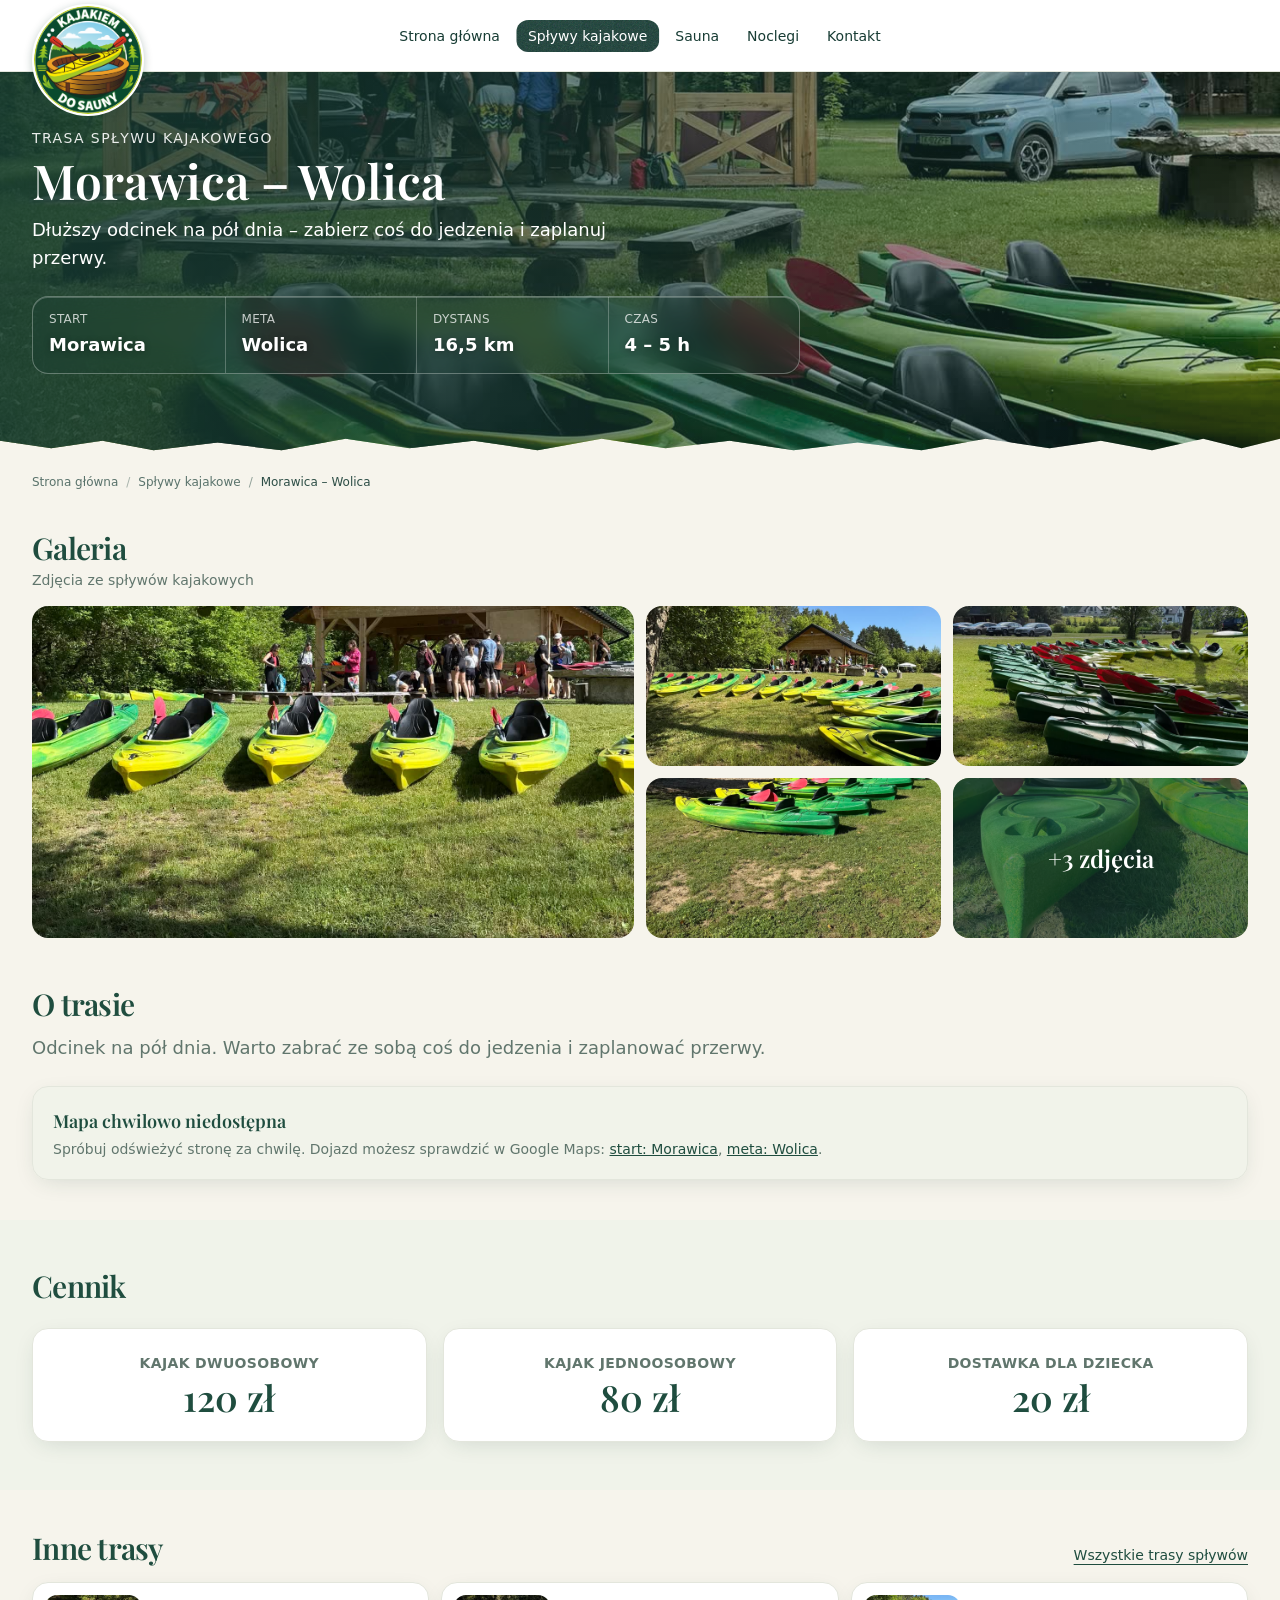
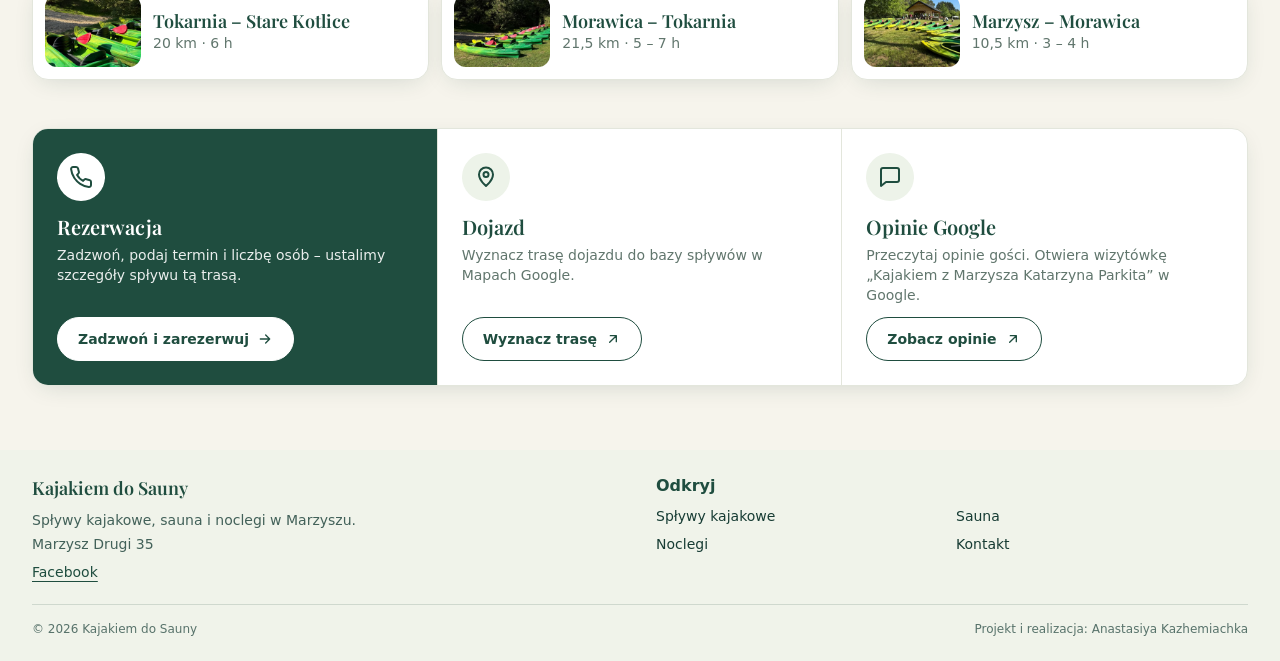
<file: trasa-morawica-wolica.html>
<!doctype html><html lang="pl" data-theme="kajakiem"><head><meta charset="utf-8"><meta name="viewport" content="width=device-width,initial-scale=1"><meta name="referrer" content="strict-origin-when-cross-origin"><meta name="robots" content="noindex, nofollow"><title>Trasa Morawica – Wolica — Spływy kajakowe — Kajakiem do Sauny</title><meta name="description" content="Trasa spływu kajakowego Morawica – Wolica – szczegóły, mapa i kontakt w sprawie rezerwacji. Kajakiem do Sauny."><link rel="icon" href="data:,"><link rel="stylesheet" href="assets/styles.css"></head><body data-phone-primary="kayak" class="bg-base-200 text-base-content min-h-screen font-sans"><a href="#main" class="sr-only focus:not-sr-only focus:absolute focus:z-50 focus:m-2 focus:rounded-field focus:bg-primary focus:px-4 focus:py-2 focus:text-primary-content">Przejdź do treści</a><header class="bg-base-100 border-base-300 sticky top-0 z-40 border-b"><div class="navbar relative mx-auto h-[calc(4rem-1px)] min-h-0 max-w-site gap-4 px-4 py-0 sm:px-6 lg:h-[calc(4.5rem-1px)] lg:px-8"><a href="index.html" class="site-logo" aria-label="Kajakiem do Sauny — strona główna"><img src="logo.png" width="960" height="960" alt=""></a><div class="navbar-start w-auto flex-1 lg:flex-none"></div><nav class="navbar-center hidden lg:absolute lg:left-1/2 lg:flex lg:-translate-x-1/2" aria-label="Główna nawigacja"><ul class="menu menu-horizontal gap-1 px-1 text-sm font-medium"><li><a href="index.html">Strona główna</a></li><li><a href="splywy-kajakowe.html" class="menu-active" aria-current="true">Spływy kajakowe</a></li><li><a href="sauna.html">Sauna</a></li><li><a href="noclegi.html">Noclegi</a></li><li><a href="kontakt.html">Kontakt</a></li></ul></nav><div class="navbar-end w-auto lg:hidden"><button type="button" class="btn btn-ghost btn-square lg:hidden" data-nav-toggle aria-expanded="false" aria-controls="mobile-nav" aria-label="Otwórz menu"><svg class="size-6" viewBox="0 0 24 24" fill="none" stroke="currentColor" stroke-width="2" stroke-linecap="round" aria-hidden="true"><path d="M4 6h16M4 12h16M4 18h16"/></svg></button></div></div><nav id="mobile-nav" class="border-base-300 hidden border-t lg:hidden" aria-label="Menu mobilne" data-nav-panel><ul class="menu mx-auto w-full max-w-site gap-1 p-4 pt-8 text-base font-medium"><li><a href="index.html">Strona główna</a></li><li><a href="splywy-kajakowe.html" class="menu-active" aria-current="true">Spływy kajakowe</a></li><li><a href="sauna.html">Sauna</a></li><li><a href="noclegi.html">Noclegi</a></li><li><a href="kontakt.html">Kontakt</a></li></ul></nav></header><main id="main" tabindex="-1" data-route="morawica-wolica"><noscript><p class="mx-auto max-w-site p-8">Ta strona wymaga włączonej obsługi JavaScript. <a class="link-more" href="splywy-kajakowe.html">Wróć do spływów kajakowych</a></p></noscript></main><footer class="bg-accent/60 mt-6" data-site-footer><div class="mx-auto max-w-site px-4 py-6 sm:px-6 lg:px-8"><div class="flex flex-col gap-3 sm:flex-row sm:items-center sm:justify-between"><div><p class="font-serif text-lg font-semibold text-primary">Kajakiem do Sauny</p><p class="text-sm text-base-content/80">Marzysz Drugi 35, Polska</p></div><a href="kontakt.html" class="inline-flex min-h-11 items-center gap-2 text-sm font-semibold text-primary hover:underline"><svg class="size-4" viewBox="0 0 24 24" fill="none" stroke="currentColor" stroke-width="2" stroke-linecap="round" stroke-linejoin="round" aria-hidden="true"><path d="M12 21s7-6.2 7-11.5A7 7 0 0 0 5 9.5C5 14.8 12 21 12 21Z"/><circle cx="12" cy="9.5" r="2.5"/></svg> Kontakt i dojazd</a></div><p class="border-base-content/15 mt-3 border-t pt-4 text-center text-xs text-base-content/70 sm:text-left">© <span data-year>2026</span> Kajakiem do Sauny</p></div></footer><script src="js/header.js" defer="defer"></script><script src="js/data.js" defer="defer"></script><script src="js/main.js" defer="defer"></script><script src="js/route-geometry.js" defer="defer"></script><script src="js/gallery.js" defer="defer"></script><script src="js/route.js" defer="defer"></script></body></html>
</file>
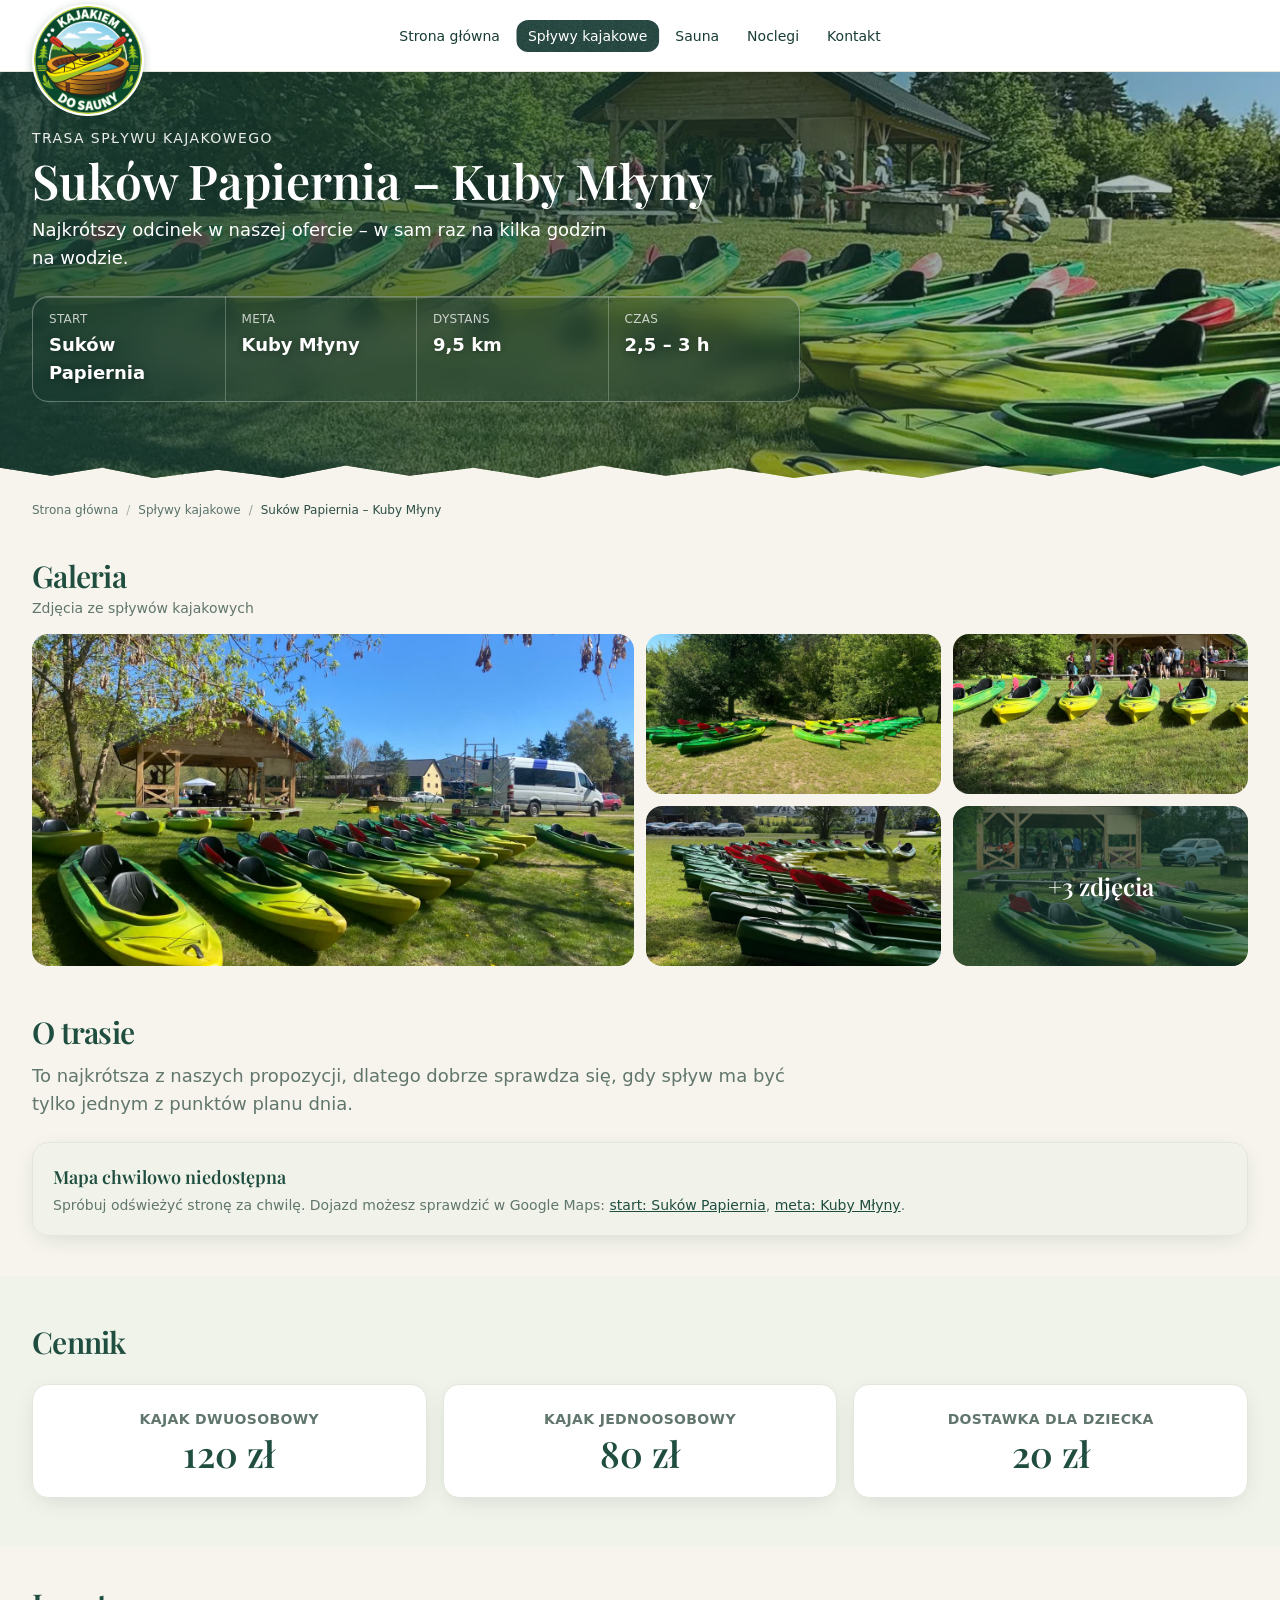
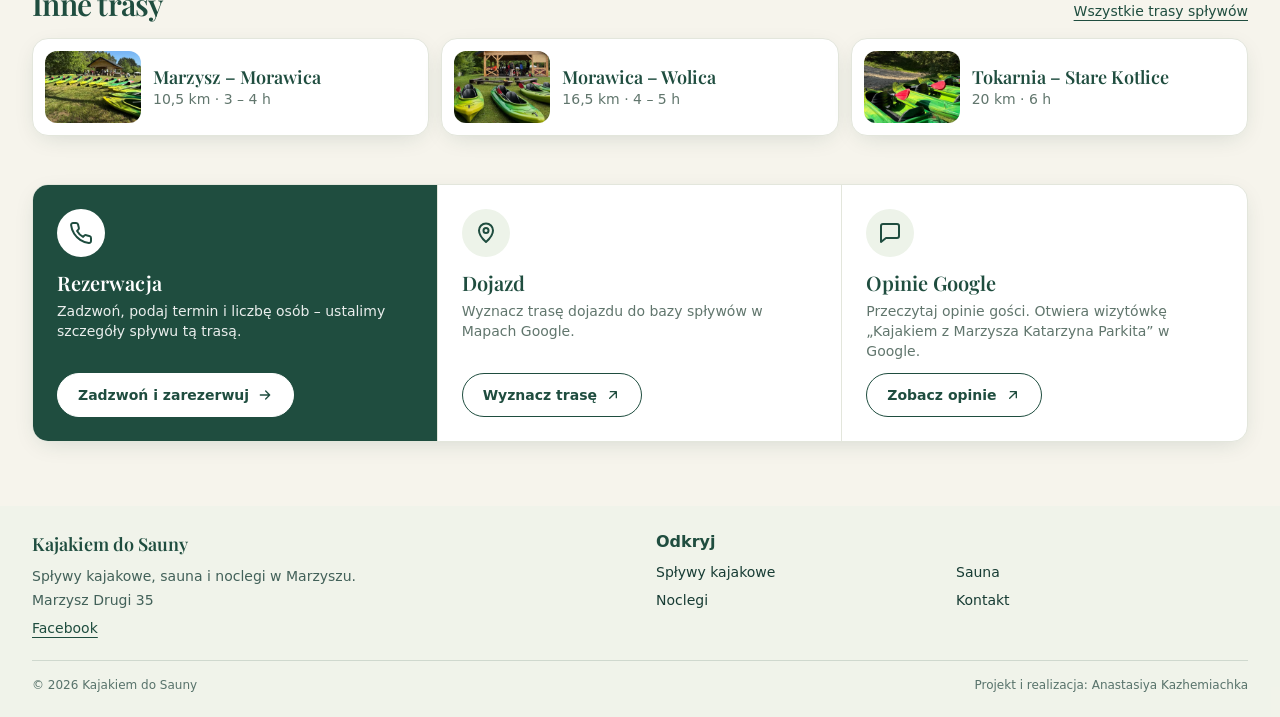
<file: trasa-sukow-papiernia-kuby-mlyny.html>
<!doctype html><html lang="pl" data-theme="kajakiem"><head><meta charset="utf-8"><meta name="viewport" content="width=device-width,initial-scale=1"><meta name="referrer" content="strict-origin-when-cross-origin"><meta name="robots" content="noindex, nofollow"><title>Trasa Suków Papiernia – Kuby Młyny — Spływy kajakowe — Kajakiem do Sauny</title><meta name="description" content="Trasa spływu kajakowego Suków Papiernia – Kuby Młyny – szczegóły, mapa i kontakt w sprawie rezerwacji. Kajakiem do Sauny."><link rel="icon" href="data:,"><link rel="stylesheet" href="assets/styles.css"></head><body data-phone-primary="kayak" class="bg-base-200 text-base-content min-h-screen font-sans"><a href="#main" class="sr-only focus:not-sr-only focus:absolute focus:z-50 focus:m-2 focus:rounded-field focus:bg-primary focus:px-4 focus:py-2 focus:text-primary-content">Przejdź do treści</a><header class="bg-base-100 border-base-300 sticky top-0 z-40 border-b"><div class="navbar relative mx-auto h-[calc(4rem-1px)] min-h-0 max-w-site gap-4 px-4 py-0 sm:px-6 lg:h-[calc(4.5rem-1px)] lg:px-8"><a href="index.html" class="site-logo" aria-label="Kajakiem do Sauny — strona główna"><img src="logo.png" width="960" height="960" alt=""></a><div class="navbar-start w-auto flex-1 lg:flex-none"></div><nav class="navbar-center hidden lg:absolute lg:left-1/2 lg:flex lg:-translate-x-1/2" aria-label="Główna nawigacja"><ul class="menu menu-horizontal gap-1 px-1 text-sm font-medium"><li><a href="index.html">Strona główna</a></li><li><a href="splywy-kajakowe.html" class="menu-active" aria-current="true">Spływy kajakowe</a></li><li><a href="sauna.html">Sauna</a></li><li><a href="noclegi.html">Noclegi</a></li><li><a href="kontakt.html">Kontakt</a></li></ul></nav><div class="navbar-end w-auto lg:hidden"><button type="button" class="btn btn-ghost btn-square lg:hidden" data-nav-toggle aria-expanded="false" aria-controls="mobile-nav" aria-label="Otwórz menu"><svg class="size-6" viewBox="0 0 24 24" fill="none" stroke="currentColor" stroke-width="2" stroke-linecap="round" aria-hidden="true"><path d="M4 6h16M4 12h16M4 18h16"/></svg></button></div></div><nav id="mobile-nav" class="border-base-300 hidden border-t lg:hidden" aria-label="Menu mobilne" data-nav-panel><ul class="menu mx-auto w-full max-w-site gap-1 p-4 pt-8 text-base font-medium"><li><a href="index.html">Strona główna</a></li><li><a href="splywy-kajakowe.html" class="menu-active" aria-current="true">Spływy kajakowe</a></li><li><a href="sauna.html">Sauna</a></li><li><a href="noclegi.html">Noclegi</a></li><li><a href="kontakt.html">Kontakt</a></li></ul></nav></header><main id="main" tabindex="-1" data-route="sukow-papiernia-kuby-mlyny"><noscript><p class="mx-auto max-w-site p-8">Ta strona wymaga włączonej obsługi JavaScript. <a class="link-more" href="splywy-kajakowe.html">Wróć do spływów kajakowych</a></p></noscript></main><footer class="bg-accent/60 mt-6" data-site-footer><div class="mx-auto max-w-site px-4 py-6 sm:px-6 lg:px-8"><div class="flex flex-col gap-3 sm:flex-row sm:items-center sm:justify-between"><div><p class="font-serif text-lg font-semibold text-primary">Kajakiem do Sauny</p><p class="text-sm text-base-content/80">Marzysz Drugi 35, Polska</p></div><a href="kontakt.html" class="inline-flex min-h-11 items-center gap-2 text-sm font-semibold text-primary hover:underline"><svg class="size-4" viewBox="0 0 24 24" fill="none" stroke="currentColor" stroke-width="2" stroke-linecap="round" stroke-linejoin="round" aria-hidden="true"><path d="M12 21s7-6.2 7-11.5A7 7 0 0 0 5 9.5C5 14.8 12 21 12 21Z"/><circle cx="12" cy="9.5" r="2.5"/></svg> Kontakt i dojazd</a></div><p class="border-base-content/15 mt-3 border-t pt-4 text-center text-xs text-base-content/70 sm:text-left">© <span data-year>2026</span> Kajakiem do Sauny</p></div></footer><script src="js/header.js" defer="defer"></script><script src="js/data.js" defer="defer"></script><script src="js/main.js" defer="defer"></script><script src="js/route-geometry.js" defer="defer"></script><script src="js/gallery.js" defer="defer"></script><script src="js/route.js" defer="defer"></script></body></html>
</file>
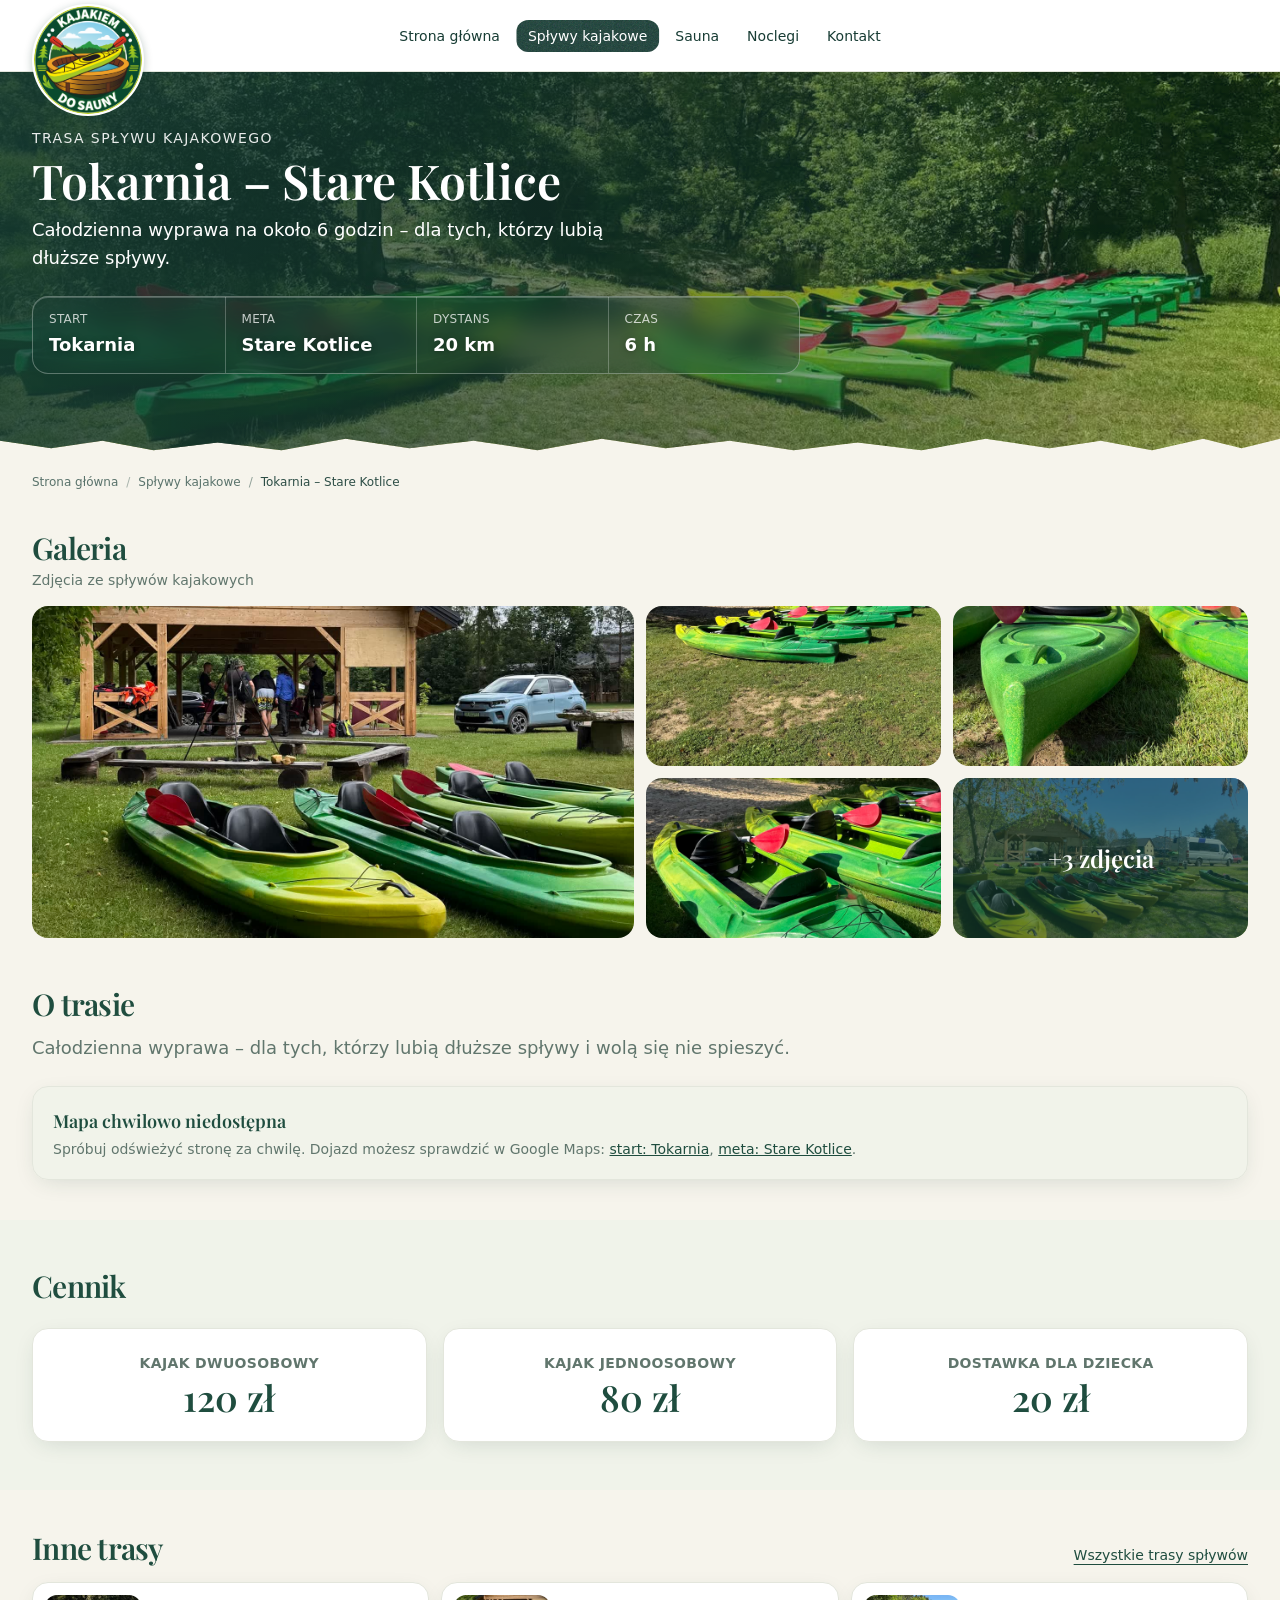
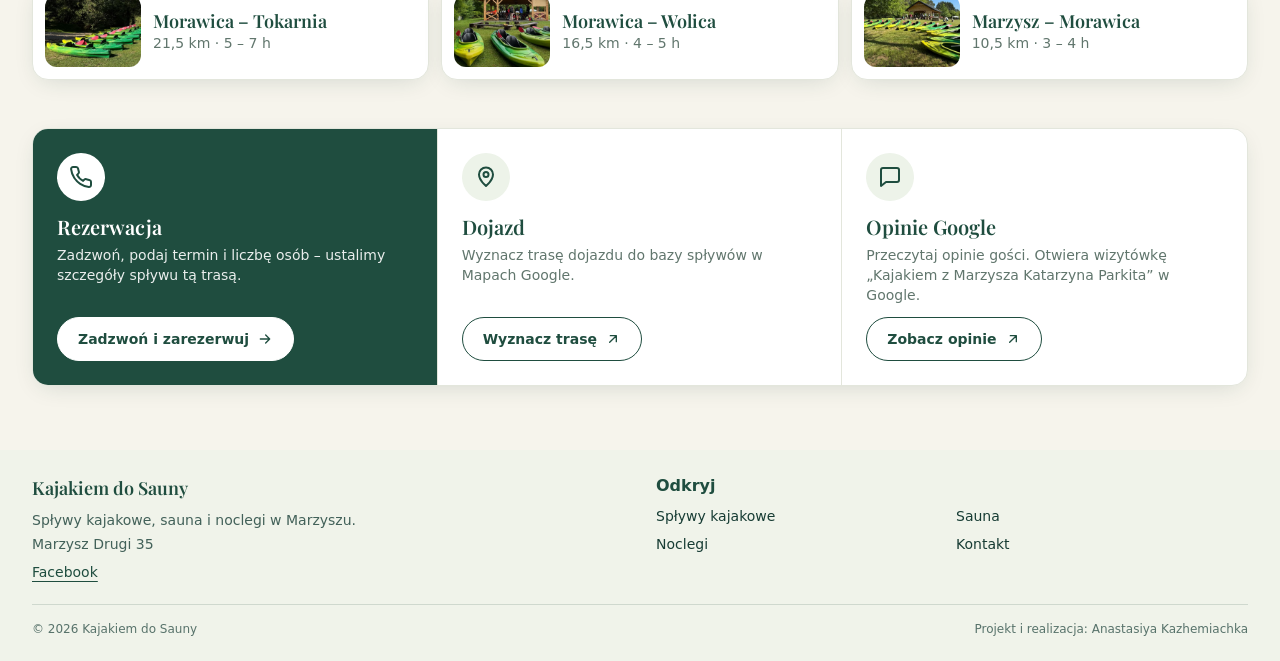
<file: trasa-tokarnia-stare-kotlice.html>
<!doctype html><html lang="pl" data-theme="kajakiem"><head><meta charset="utf-8"><meta name="viewport" content="width=device-width,initial-scale=1"><meta name="referrer" content="strict-origin-when-cross-origin"><meta name="robots" content="noindex, nofollow"><title>Trasa Tokarnia – Stare Kotlice — Spływy kajakowe — Kajakiem do Sauny</title><meta name="description" content="Trasa spływu kajakowego Tokarnia – Stare Kotlice – szczegóły, mapa i kontakt w sprawie rezerwacji. Kajakiem do Sauny."><link rel="icon" href="data:,"><link rel="stylesheet" href="assets/styles.css"></head><body data-phone-primary="kayak" class="bg-base-200 text-base-content min-h-screen font-sans"><a href="#main" class="sr-only focus:not-sr-only focus:absolute focus:z-50 focus:m-2 focus:rounded-field focus:bg-primary focus:px-4 focus:py-2 focus:text-primary-content">Przejdź do treści</a><header class="bg-base-100 border-base-300 sticky top-0 z-40 border-b"><div class="navbar relative mx-auto h-[calc(4rem-1px)] min-h-0 max-w-site gap-4 px-4 py-0 sm:px-6 lg:h-[calc(4.5rem-1px)] lg:px-8"><a href="index.html" class="site-logo" aria-label="Kajakiem do Sauny — strona główna"><img src="logo.png" width="960" height="960" alt=""></a><div class="navbar-start w-auto flex-1 lg:flex-none"></div><nav class="navbar-center hidden lg:absolute lg:left-1/2 lg:flex lg:-translate-x-1/2" aria-label="Główna nawigacja"><ul class="menu menu-horizontal gap-1 px-1 text-sm font-medium"><li><a href="index.html">Strona główna</a></li><li><a href="splywy-kajakowe.html" class="menu-active" aria-current="true">Spływy kajakowe</a></li><li><a href="sauna.html">Sauna</a></li><li><a href="noclegi.html">Noclegi</a></li><li><a href="kontakt.html">Kontakt</a></li></ul></nav><div class="navbar-end w-auto lg:hidden"><button type="button" class="btn btn-ghost btn-square lg:hidden" data-nav-toggle aria-expanded="false" aria-controls="mobile-nav" aria-label="Otwórz menu"><svg class="size-6" viewBox="0 0 24 24" fill="none" stroke="currentColor" stroke-width="2" stroke-linecap="round" aria-hidden="true"><path d="M4 6h16M4 12h16M4 18h16"/></svg></button></div></div><nav id="mobile-nav" class="border-base-300 hidden border-t lg:hidden" aria-label="Menu mobilne" data-nav-panel><ul class="menu mx-auto w-full max-w-site gap-1 p-4 pt-8 text-base font-medium"><li><a href="index.html">Strona główna</a></li><li><a href="splywy-kajakowe.html" class="menu-active" aria-current="true">Spływy kajakowe</a></li><li><a href="sauna.html">Sauna</a></li><li><a href="noclegi.html">Noclegi</a></li><li><a href="kontakt.html">Kontakt</a></li></ul></nav></header><main id="main" tabindex="-1" data-route="tokarnia-stare-kotlice"><noscript><p class="mx-auto max-w-site p-8">Ta strona wymaga włączonej obsługi JavaScript. <a class="link-more" href="splywy-kajakowe.html">Wróć do spływów kajakowych</a></p></noscript></main><footer class="bg-accent/60 mt-6" data-site-footer><div class="mx-auto max-w-site px-4 py-6 sm:px-6 lg:px-8"><div class="flex flex-col gap-3 sm:flex-row sm:items-center sm:justify-between"><div><p class="font-serif text-lg font-semibold text-primary">Kajakiem do Sauny</p><p class="text-sm text-base-content/80">Marzysz Drugi 35, Polska</p></div><a href="kontakt.html" class="inline-flex min-h-11 items-center gap-2 text-sm font-semibold text-primary hover:underline"><svg class="size-4" viewBox="0 0 24 24" fill="none" stroke="currentColor" stroke-width="2" stroke-linecap="round" stroke-linejoin="round" aria-hidden="true"><path d="M12 21s7-6.2 7-11.5A7 7 0 0 0 5 9.5C5 14.8 12 21 12 21Z"/><circle cx="12" cy="9.5" r="2.5"/></svg> Kontakt i dojazd</a></div><p class="border-base-content/15 mt-3 border-t pt-4 text-center text-xs text-base-content/70 sm:text-left">© <span data-year>2026</span> Kajakiem do Sauny</p></div></footer><script src="js/header.js" defer="defer"></script><script src="js/data.js" defer="defer"></script><script src="js/main.js" defer="defer"></script><script src="js/route-geometry.js" defer="defer"></script><script src="js/gallery.js" defer="defer"></script><script src="js/route.js" defer="defer"></script></body></html>
</file>
